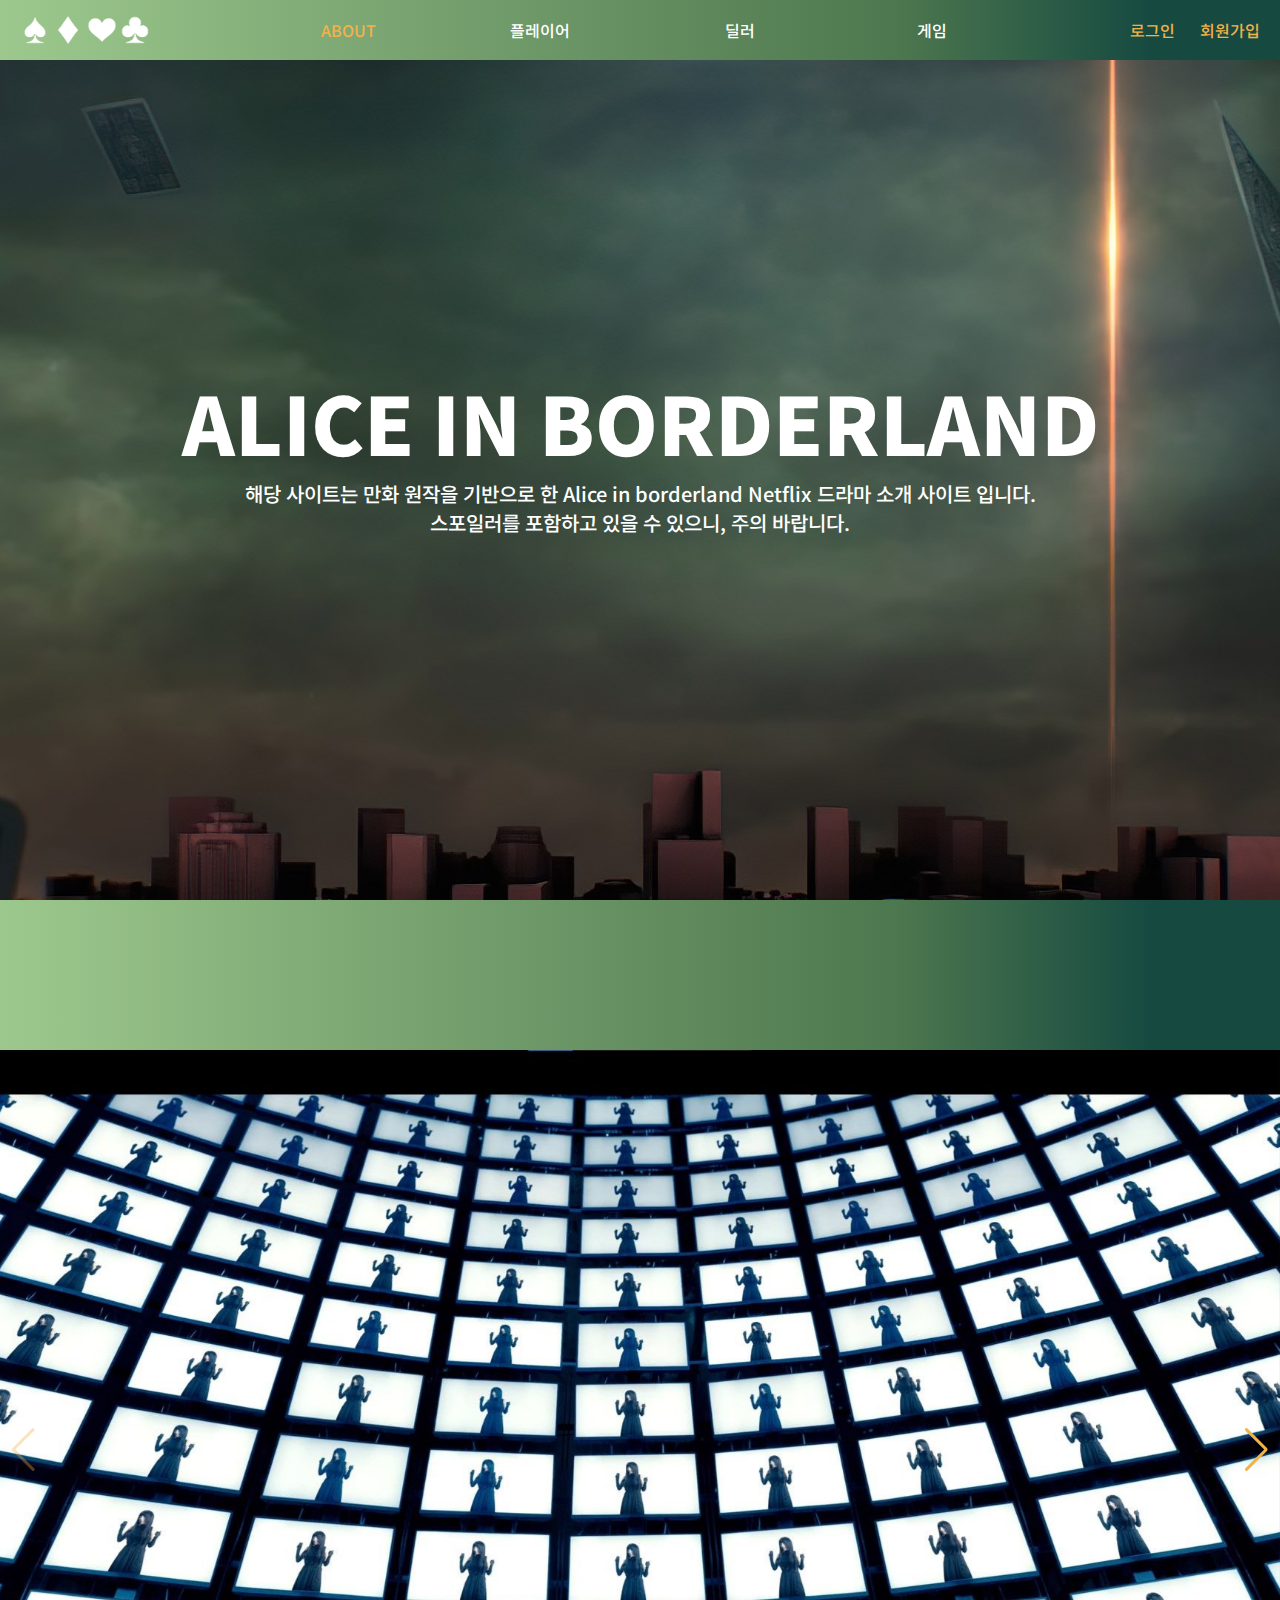
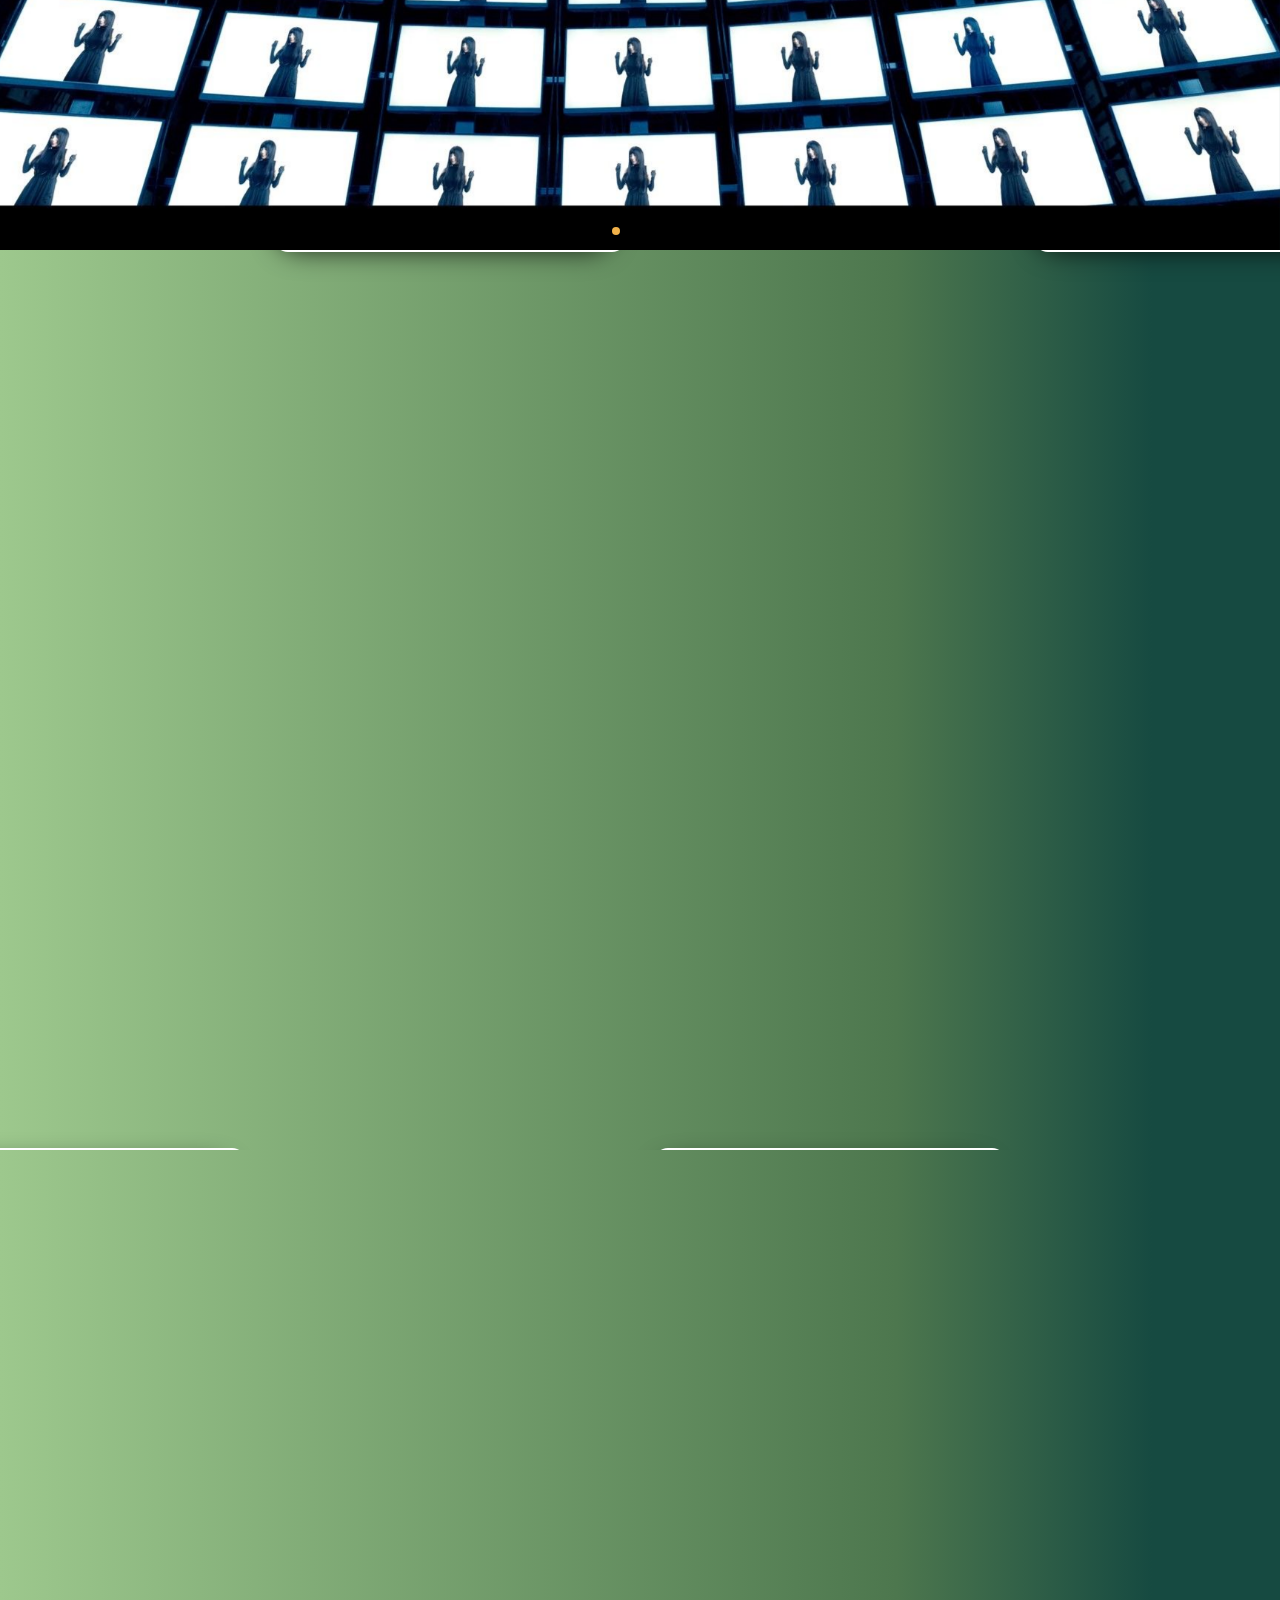
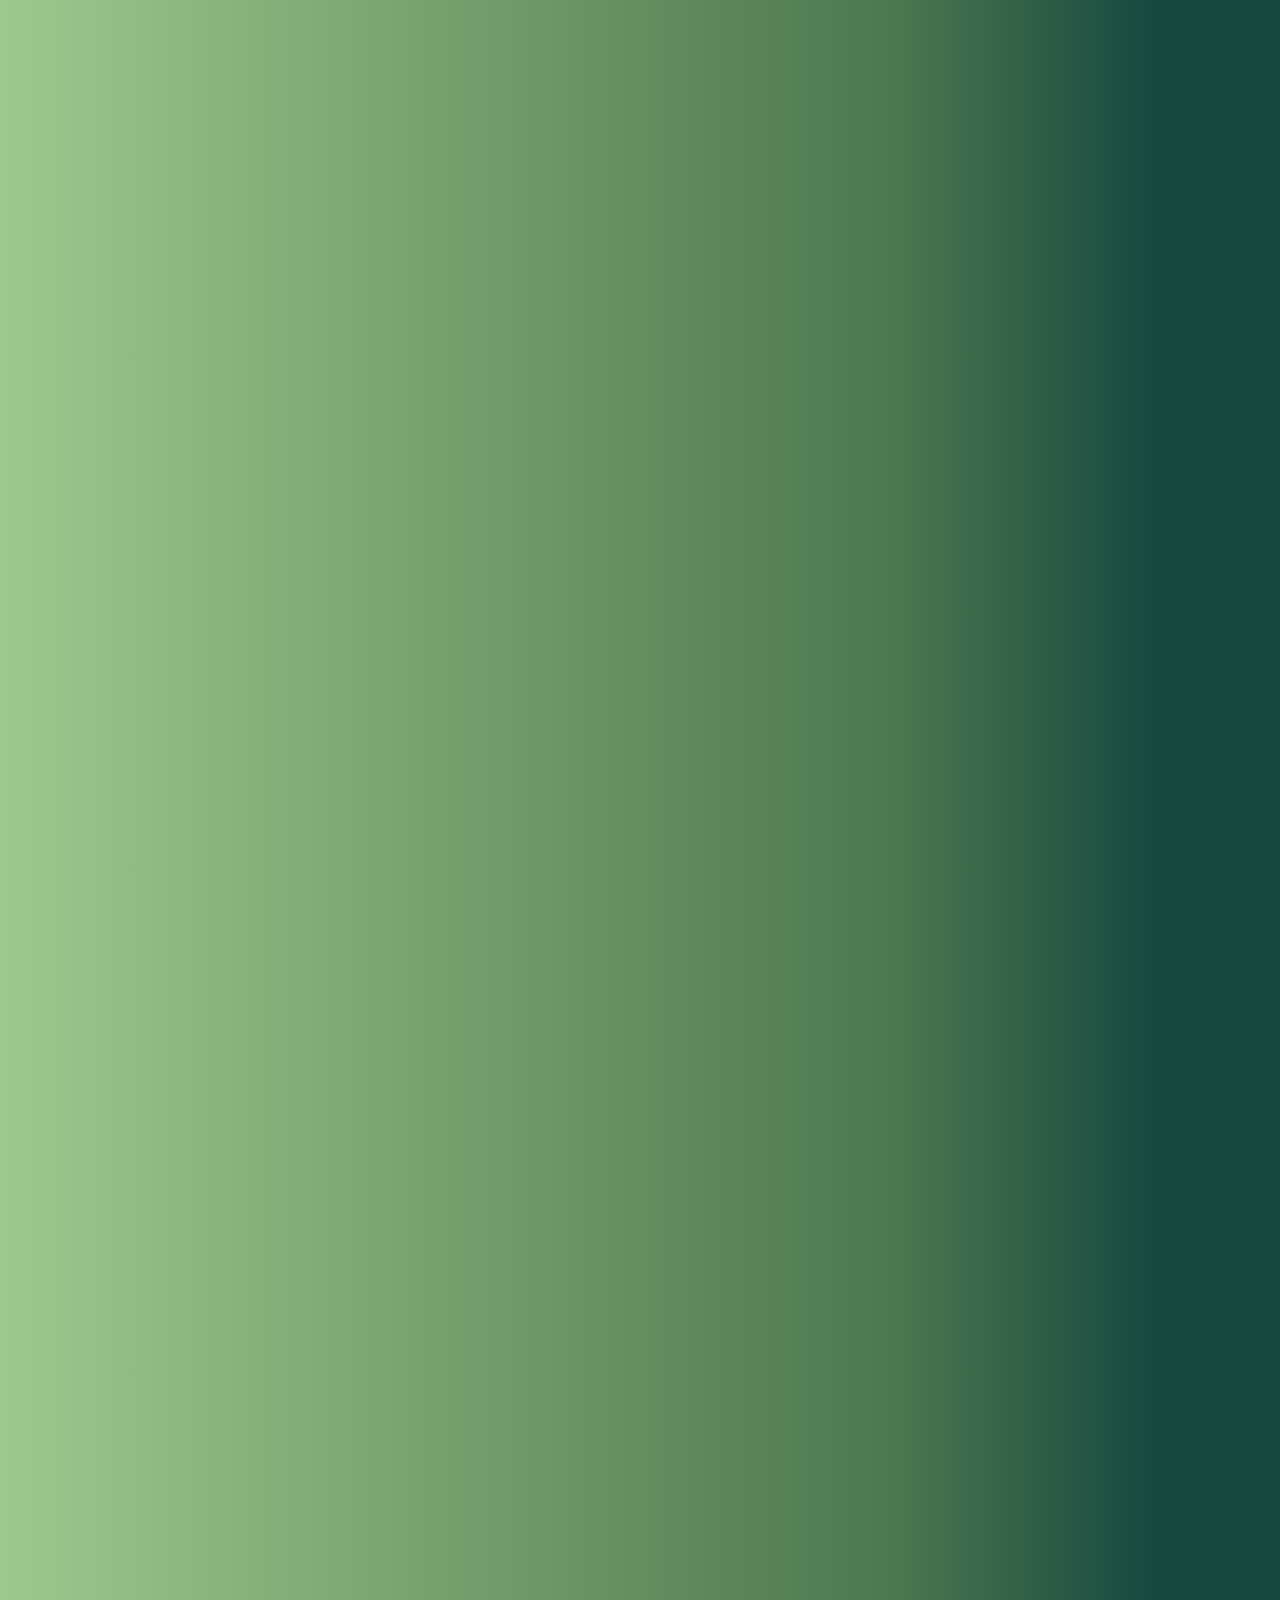
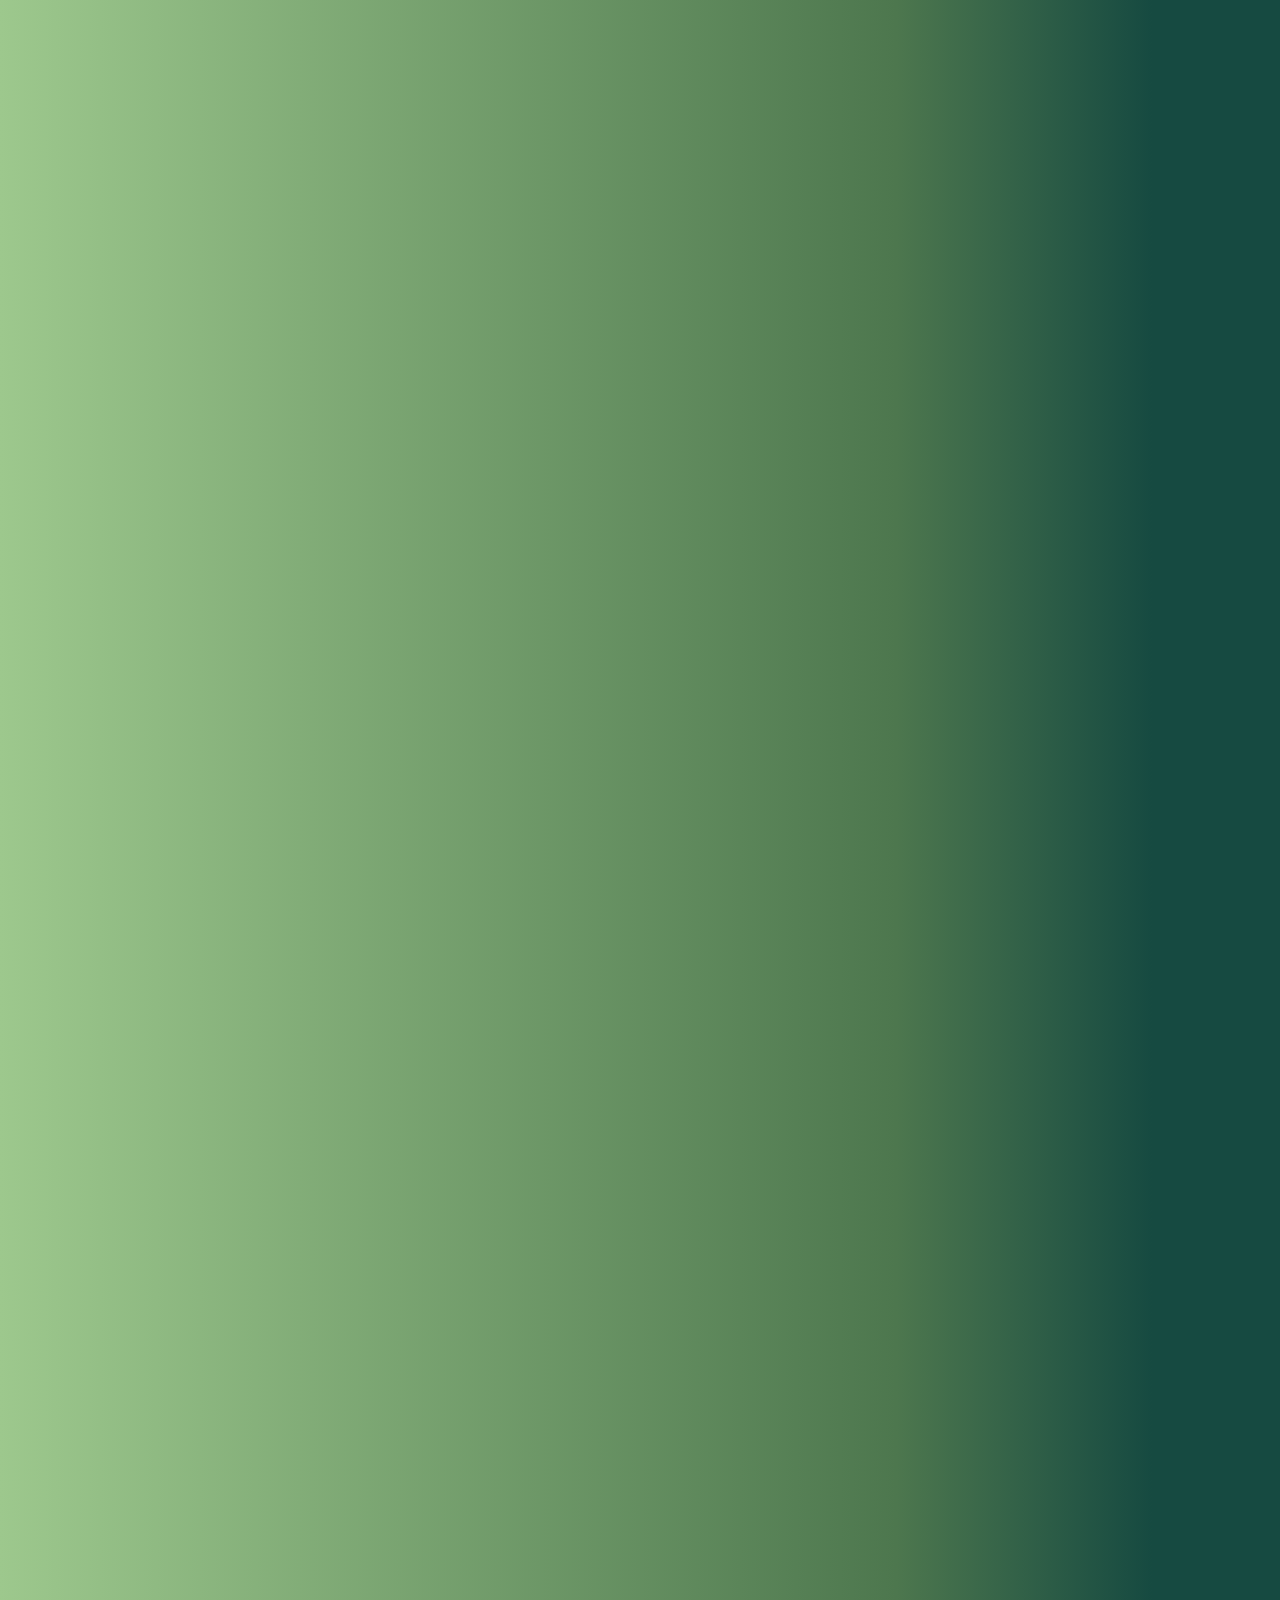
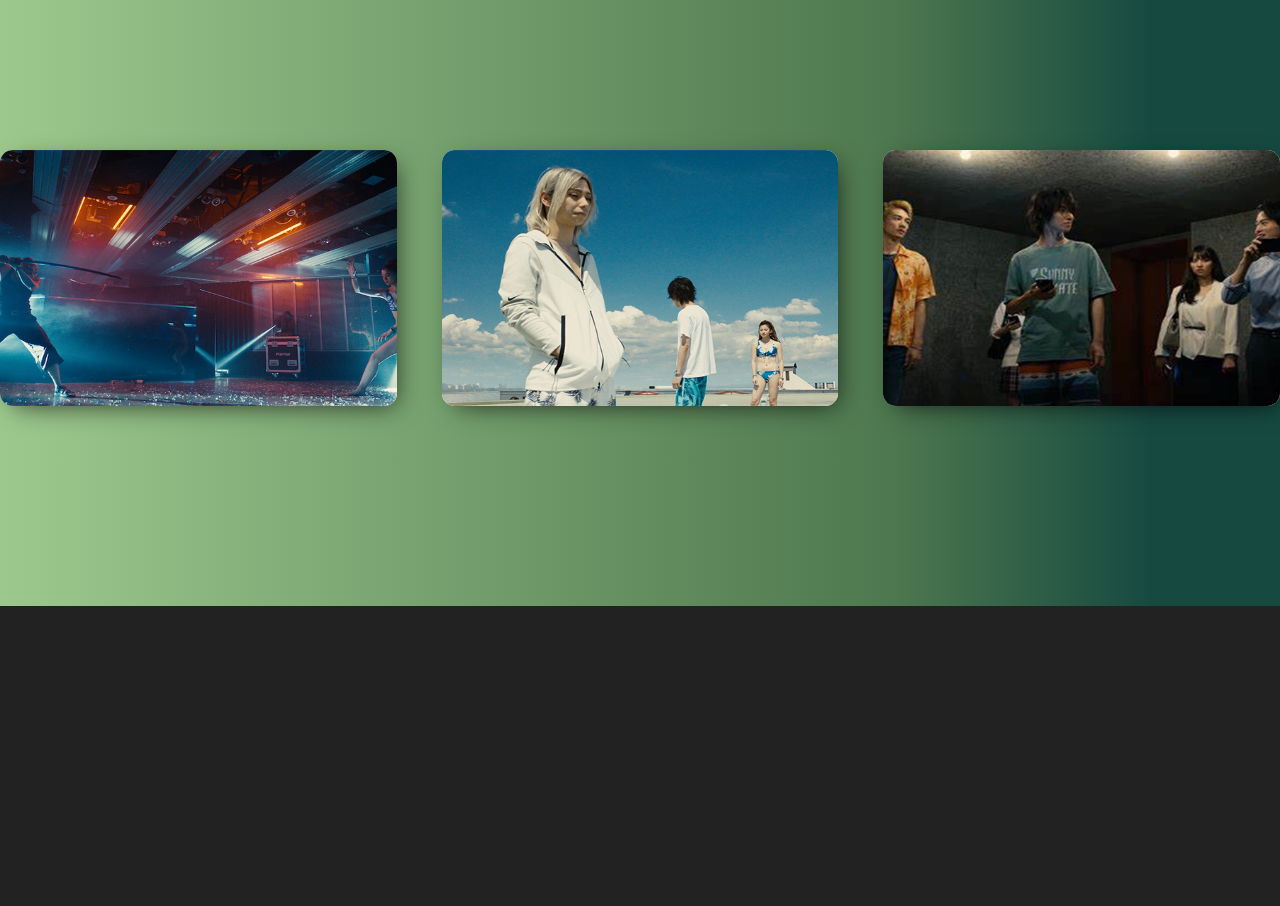
<file: index.html>
<!DOCTYPE html>
<html lang="en">

<head>
    <meta charset="UTF-8">
    <meta http-equiv="X-UA-Compatible" content="IE=edge">
    <meta name="viewport" content="width=device-width, initial-scale=1.0">
    <title>ALICE IN BORDERLAND</title>
    <link rel="stylesheet" href="./css/index.css">
    <link rel="stylesheet" href="./css/common.css">
    <link rel="stylesheet" href="./css/header.css">
    <link rel="preconnect" href="https://fonts.googleapis.com">
    <link rel="preconnect" href="https://fonts.gstatic.com" crossorigin>
    <script src="https://code.jquery.com/jquery-1.12.4.js"></script>
    <link href="https://fonts.googleapis.com/css2?family=Noto+Sans+KR:wght@100;300;400;500;700;900&display=swap"
        rel="stylesheet">
    <link rel="stylesheet" href="./css/swiper.css">
    <script src="./js/header.js"></script>
    <link rel="icon" type="image/png" href="./img/alice_favicon.png" />
    <script src="https://cdn.jsdelivr.net/npm/swiper/swiper-bundle.min.js"></script>
    <script>
        let ua = navigator.userAgent.toLowerCase();
        let sp = ["android", "ipad", "iphone"];
        for (let i = 0; i < sp.length; i++) {
            if (ua.match(sp[i])) {
                location.replace("./m.index.html");
                // location.href("./m.index.html");
            }
        }
    </script>
</head>

<body>
    <div class="header_section"></div>
    <div class="landing_section">
        <div class="landing_txt_box">
            <div class="landing_title">ALICE IN BORDERLAND</div>
            <div class="landing_desc">
                <div>해당 사이트는 만화 원작을 기반으로 한 Alice in borderland Netflix 드라마 소개 사이트 입니다.
                </div>
                <div>스포일러를 포함하고 있을 수 있으니, 주의 바랍니다.</div>
            </div>
        </div>
    </div>
    <div class="banner_section">
        <div class="main_banner swiper mySwiper">
            <div class="swiper mySwiper swipper-container">
                <div class="swiper-wrapper">
                    <div class="swiper-slide"></div>
                    <div class="swiper-slide"></div>
                    <div class="swiper-slide"></div>
                    <div class="swiper-slide"></div>
                </div>
                <div class="swiper-button-next"></div>
                <div class="swiper-button-prev"></div>
                <div class="swiper-pagination"></div>
            </div>
        </div>
    </div>
    <div class="card_section">
        <div class="sticky">
            <div class="card">
                <div class="front">
                    <div class="top_symbol"><img src="./img/spade_s.png" alt="spade"></div>
                    <div class="symbol_name">스페이드</div>
                    <div class="symbol_name">SPADES</div>
                    <div class="symbol_icon"><img src="./img/s_spade.png" alt="spade"></div>
                    <div class="symbol_desc">신체적 지구력, 힘, 민첩성 게임</div>
                    <div class="bot_symbol"><img src="./img/spade_s.png" alt="spade"></div>
                </div>
                <div class="back"><img src="./img/spade.png" alt="spade"></div>
            </div>
            <div class="card">
                <div class="front">
                    <div class="top_symbol"><img src="./img/diamond_s.png" alt="diamond"></div>
                    <div class="symbol_name">다이아몬드</div>
                    <div class="symbol_name">DIAMONDS</div>
                    <div class="symbol_icon"><img src="./img/s_diamond.png" alt="diamond"></div>
                    <div class="symbol_desc">지능, 전략 및 재치의 게임</div>
                    <div class="bot_symbol"><img src="./img/diamond_s.png" alt="diamond"></div>
                </div>
                <div class="back"><img src="./img/diamond.png" alt="diamond"></div>
            </div>
            <div class="card">
                <div class="front">
                    <div class="top_symbol"><img src="./img/heart_s.png" alt="heart"></div>
                    <div class="symbol_name">하트</div>
                    <div class="symbol_name">HEARTS</div>
                    <div class="symbol_icon"><img src="./img/s_heart.png" alt="heart"></div>
                    <div class="symbol_desc">심리학, 신뢰 및 배신의 게임</div>
                    <div class="bot_symbol"><img src="./img/heart_s.png" alt="heart"></div>
                </div>
                <div class="back"><img src="./img/heart.png" alt="heart"></div>
            </div>
            <div class="card">
                <div class="front">
                    <div class="top_symbol"><img src="./img/club_s.png" alt="club"></div>
                    <div class="symbol_name">클럽</div>
                    <div class="symbol_name">CLUBS</div>
                    <div class="symbol_icon"><img src="./img/s_club.png" alt="club"></div>
                    <div class="symbol_desc"> 세가지 개념 모두와 팀워크 요소의 <br>균형을 맞추는 게임</div>
                    <div class="bot_symbol"><img src="./img/club_s.png" alt="club"></div>
                </div>
                <div class="back"><img src="./img/club.png" alt="club"></div>
            </div>
        </div>
    </div>
    <div class="photo_section">
        <div class="photo_box">
            <div class="photo"></div>
            <div class="photo"></div>
            <div class="photo"></div>
        </div>
    </div>
    <div class="footer_section"></div>

    <script src="./js/index.js"></script>

</body>

</html>
</file>
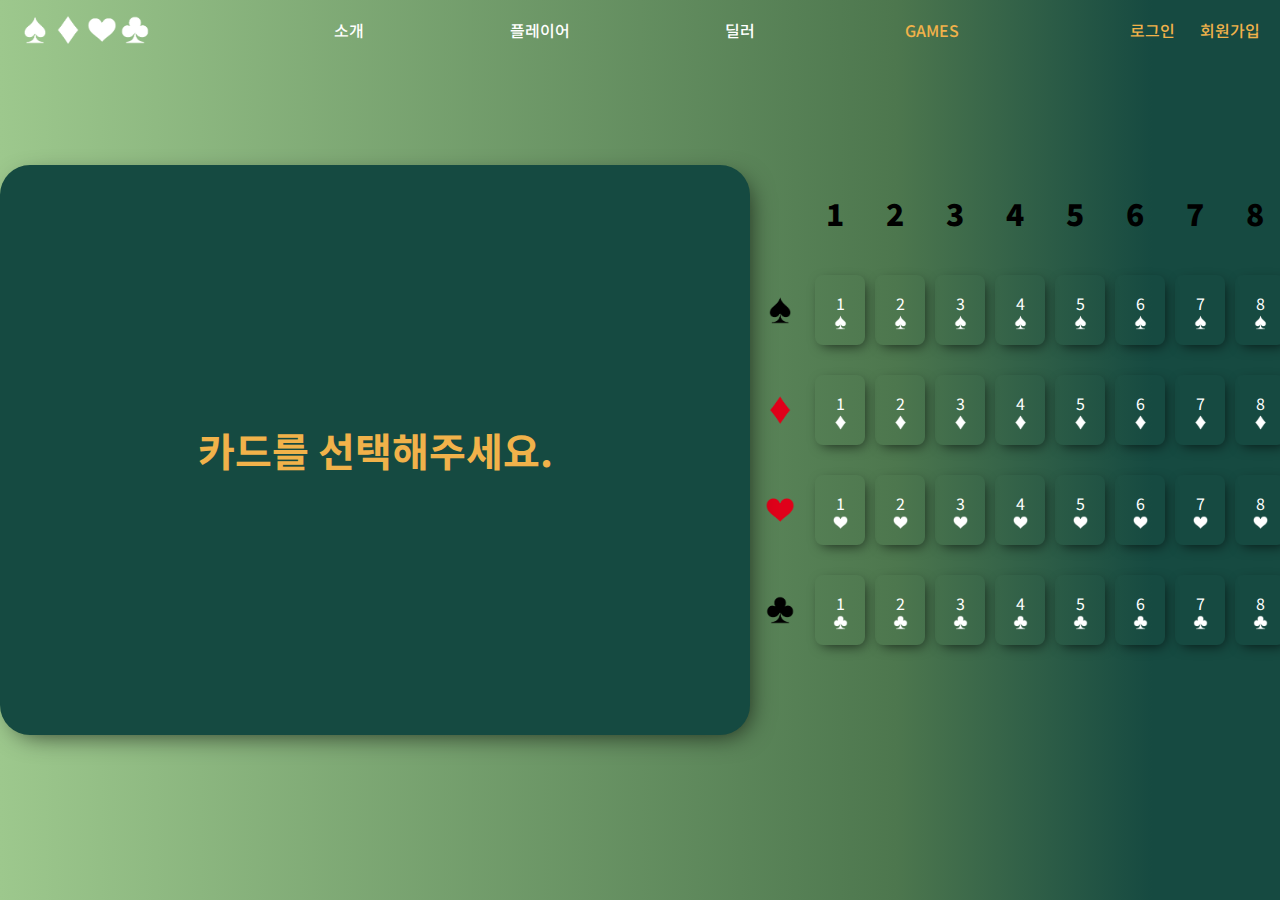
<file: game.html>
<!DOCTYPE html>
<html lang="en">

<head>
    <meta charset="UTF-8">
    <meta http-equiv="X-UA-Compatible" content="IE=edge">
    <meta name="viewport" content="width=device-width, initial-scale=1.0">
    <title>Document</title>
    <link rel="stylesheet" href="./css/game.css">
    <link rel="stylesheet" href="./css/common.css">
    <link rel="stylesheet" href="./css/header.css">
    <link rel="preconnect" href="https://fonts.googleapis.com">
    <link rel="preconnect" href="https://fonts.gstatic.com" crossorigin>
    <script src="https://code.jquery.com/jquery-1.12.4.js"></script>
    <link href="https://fonts.googleapis.com/css2?family=Noto+Sans+KR:wght@100;300;400;500;700;900&display=swap"
        rel="stylesheet">
    <link rel="icon" type="image/png" href="./img/alice_favicon.png" />
</head>

<body>
    <div class="header_section"></div>
    <!-- <div class="spade_section">
        <div class="info"></div>
        <div class="card_slide"></div>
    </div>
    <div class="diamond_section"></div>
    <div class="heart_section"></div>
    <div class="club_section"></div> -->
    <div class="game_section">
        <div class="selected_section">
            <div class="selected">
                <div class="card_error">카드를 선택해주세요.</div>
            </div>
        </div>
        <div class="cardlist_section">
            <div class="numbers">
                <div></div>
                <div>1</div>
                <div>2</div>
                <div>3</div>
                <div>4</div>
                <div>5</div>
                <div>6</div>
                <div>7</div>
                <div>8</div>
                <div>9</div>
                <div>10</div>
                <div>J</div>
                <div>Q</div>
                <div>K</div>
            </div>
            <div class="symbol_wrap">
                <div class="symbols">
                    <div><img src="./img/spade_s.png" alt=""></div>
                    <div><img src="./img/diamond_s.png" alt=""></div>
                    <div><img src="./img/heart_s.png" alt=""></div>
                    <div><img src="./img/club_s.png" alt=""></div>

                </div>
                <div class="cards_box">
                </div>
            </div>
        </div>
    </div>

    <script src="./js/header.js"></script>
    <script src="./js/game.js"></script>
    <script src="./js/card.js"></script>
    <script src="./js/people.js"></script>
</body>

</html>
</file>
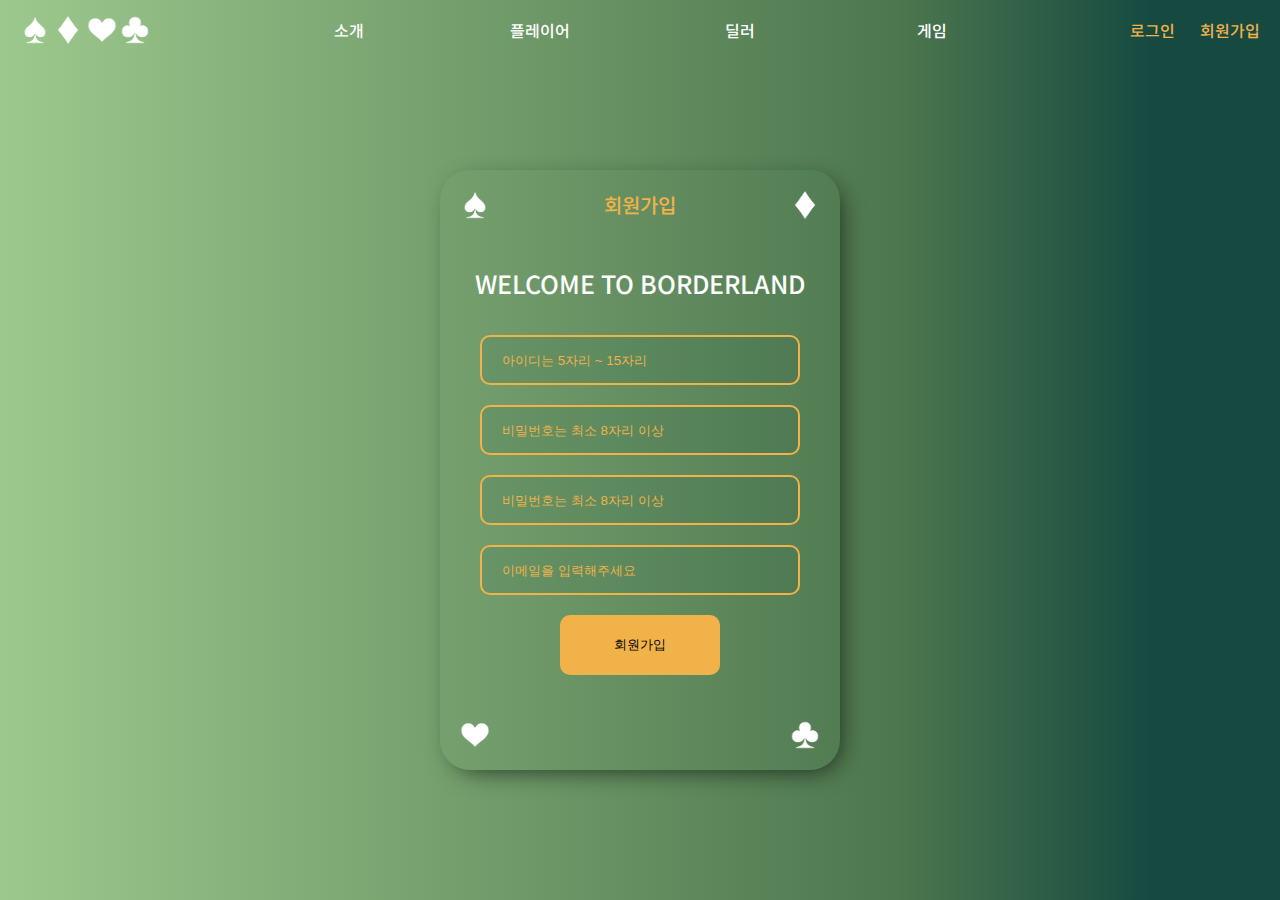
<file: join.html>
<!DOCTYPE html>
<html lang="en">

<head>
    <meta charset="UTF-8">
    <meta http-equiv="X-UA-Compatible" content="IE=edge">
    <meta name="viewport" content="width=device-width, initial-scale=1.0">
    <title>ALICE IN BORDERLAND</title>
    <link rel="stylesheet" href="./css/join.css">
    <link rel="stylesheet" href="./css/common.css">
    <link rel="stylesheet" href="./css/header.css">
    <link rel="preconnect" href="https://fonts.googleapis.com">
    <link rel="preconnect" href="https://fonts.gstatic.com" crossorigin>
    <script src="https://code.jquery.com/jquery-1.12.4.js"></script>
    <link href="https://fonts.googleapis.com/css2?family=Noto+Sans+KR:wght@100;300;400;500;700;900&display=swap"
        rel="stylesheet">
    <link rel="icon" type="image/png" href="./img/alice_favicon.png" />

</head>
<script>
    let ua = navigator.userAgent.toLowerCase();
    let sp = ["android", "ipad", "iphone"];
    for (let i = 0; i < sp.length; i++) {
        if (ua.match(sp[i])) {
            location.replace("./m.index.html");
            // location.href("./m.index.html");
        }
    }
</script>

<body>
    <div class="header_section">
    </div>
    <div class="login_section">
        <div class="login_box">
            <div class="t_l"><img src="./img/spade_w.png" alt=""></div>
            <div class="t_r"><img src="./img/diamond_w.png" alt=""></div>
            <div class="b_l"><img src="./img/heart_w.png" alt=""></div>
            <div class="b_r"><img src="./img/club_w.png" alt=""></div>
            <div class="title">회원가입</div>
            <div class="input_box">
                <div class="greet">WELCOME TO BORDERLAND</div>

                <input type="text" placeholder="아이디는 5자리 ~ 15자리" id="id">
                <div class="error_msg"></div>
                <input type="password" placeholder="비밀번호는 최소 8자리 이상" id="pw">
                <div class="error_msg"></div>
                <input type="password" placeholder="비밀번호는 최소 8자리 이상" id="pw_chk">
                <div class="error_msg"></div>
                <input type="email" placeholder="이메일을 입력해주세요" id="email">
                <div class="error_msg"></div>
                <button id="join_btn">회원가입</button>
            </div>


        </div>
    </div>



    <script src="./js/header.js"></script>
    <script src="./js/join.js"></script>
</body>

</html>
</file>
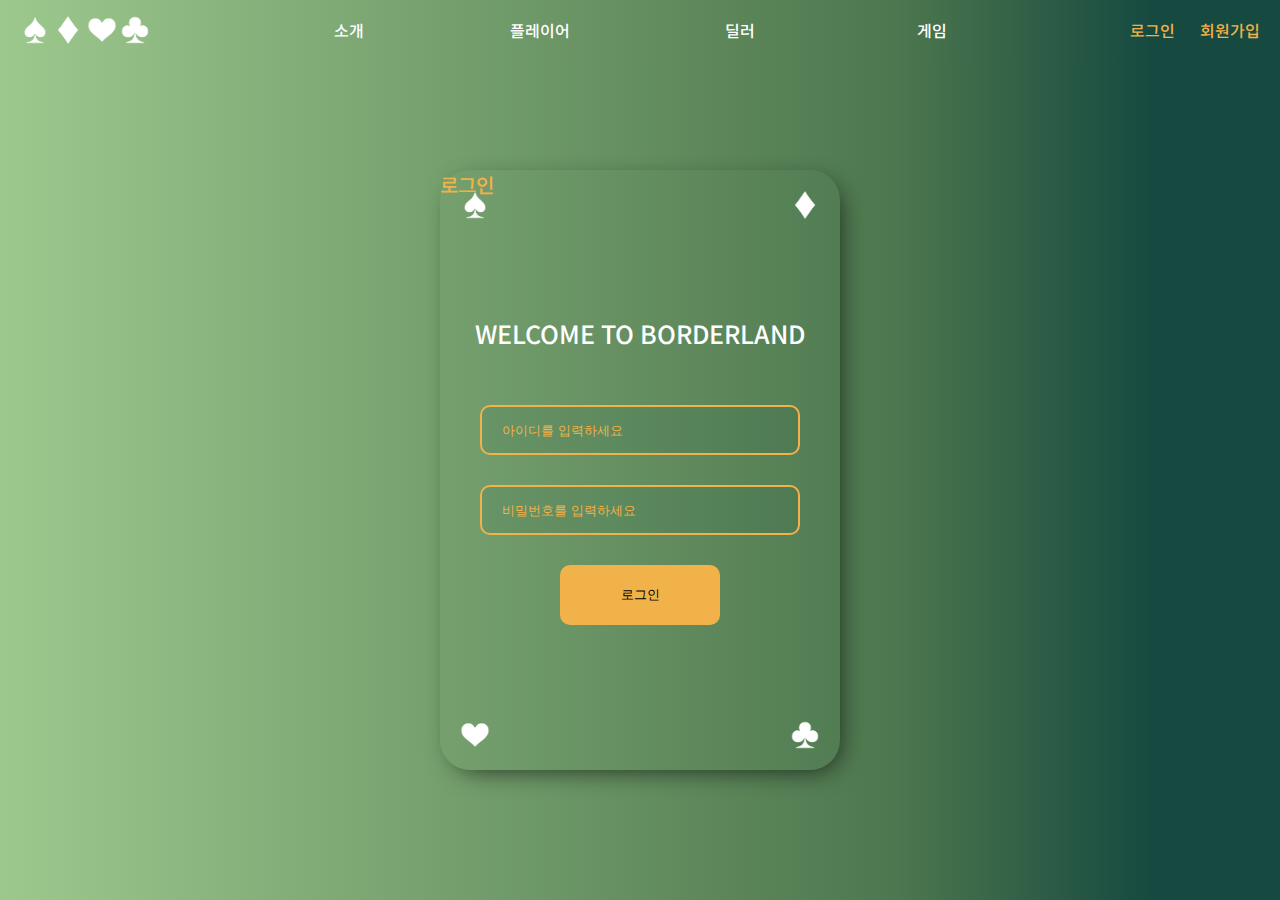
<file: login.html>
<!DOCTYPE html>
<html lang="en">

<head>
    <meta charset="UTF-8">
    <meta http-equiv="X-UA-Compatible" content="IE=edge">
    <meta name="viewport" content="width=device-width, initial-scale=1.0">
    <title>ALICE IN BORDERLAND</title>
    <link rel="stylesheet" href="./css/login.css">
    <link rel="stylesheet" href="./css/common.css">
    <link rel="stylesheet" href="./css/header.css">
    <link rel="preconnect" href="https://fonts.googleapis.com">
    <link rel="preconnect" href="https://fonts.gstatic.com" crossorigin>
    <script src="https://code.jquery.com/jquery-1.12.4.js"></script>
    <link href="https://fonts.googleapis.com/css2?family=Noto+Sans+KR:wght@100;300;400;500;700;900&display=swap"
        rel="stylesheet">
    <link rel="icon" type="image/png" href="./img/alice_favicon.png" />


</head>

<body>
    <div class="header_section">
    </div>
    <div class="login_section">
        <div class="login_box">
            <div class="t_l"><img src="./img/spade_w.png" alt=""></div>
            <div class="t_r"><img src="./img/diamond_w.png" alt=""></div>
            <div class="b_l"><img src="./img/heart_w.png" alt=""></div>
            <div class="b_r"><img src="./img/club_w.png" alt=""></div>
            <div class="title">로그인</div>
            <div class="input_box">
                <div class="greet">WELCOME TO BORDERLAND</div>

                <input type="text" placeholder="아이디를 입력하세요" id="id">
                <!-- <div class="error_msg"></div> -->
                <input type="password" placeholder="비밀번호를 입력하세요" id="pw">
                <!-- <div class="error_msg"></div> -->
                <button id="login_btn">로그인</button>
            </div>


        </div>
    </div>



    <script src="./js/header.js"></script>
    <script src="./js/login.js"></script>
</body>

</html>
</file>
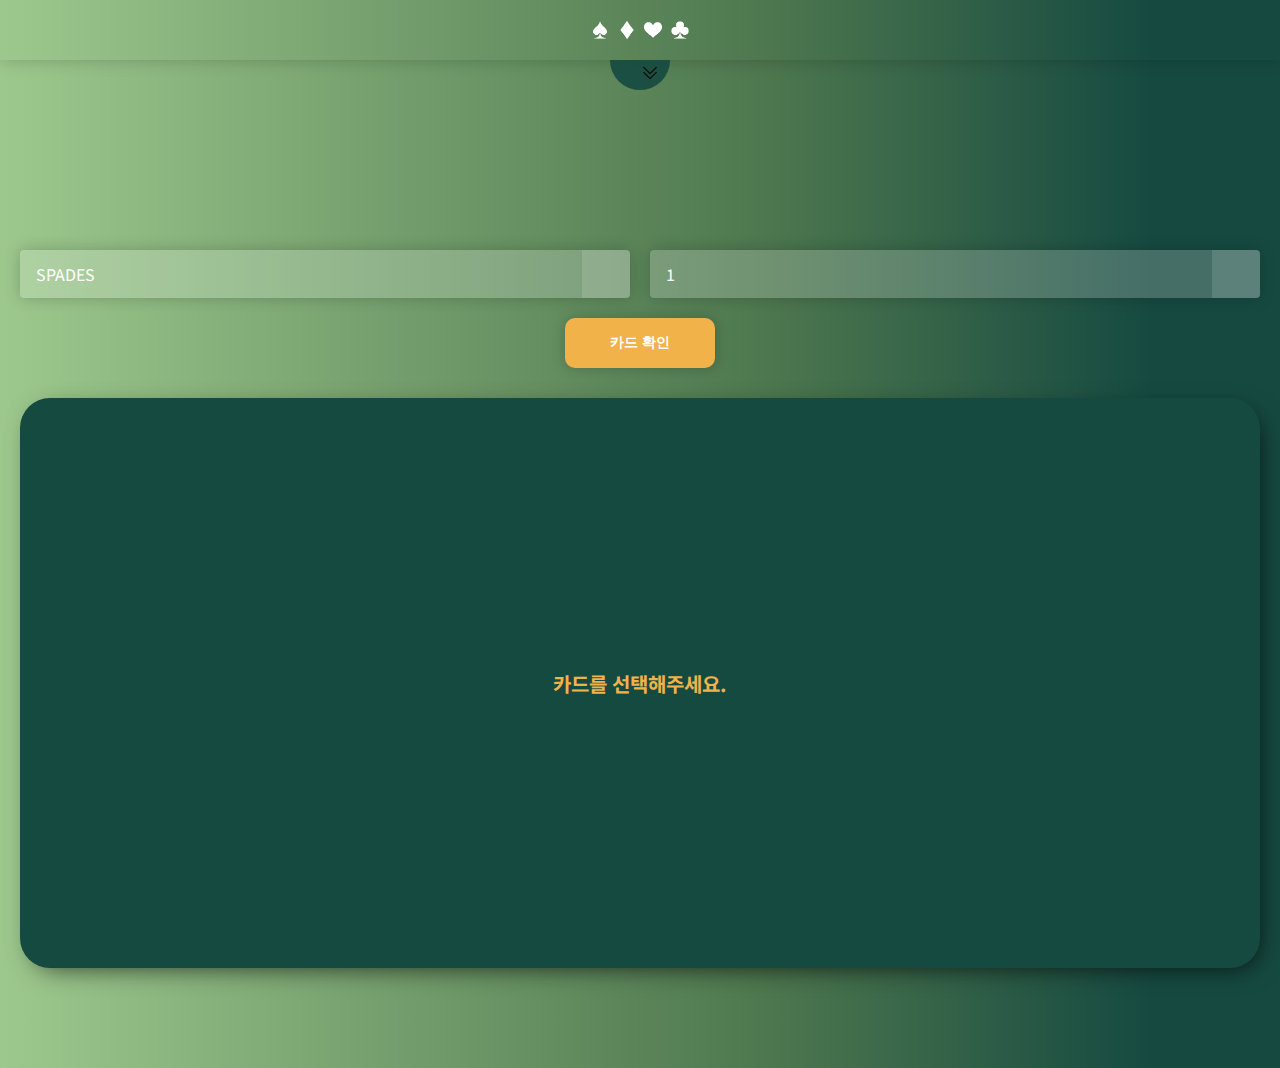
<file: m.game.html>
<!DOCTYPE html>
<html lang="en">

<head>
    <meta charset="UTF-8">
    <meta http-equiv="X-UA-Compatible" content="IE=edge">
    <meta name="viewport" content="width=device-width, initial-scale=1.0">
    <title>ALICE IN BORDERLAND</title>
    <link rel="stylesheet" href="./css/m.game.css">
    <link rel="stylesheet" href="./css/common.css">
    <link rel="stylesheet" href="./css/m.header.css">
    <link rel="preconnect" href="https://fonts.googleapis.com">
    <link rel="preconnect" href="https://fonts.gstatic.com" crossorigin>
    <script src="https://code.jquery.com/jquery-1.12.4.js"></script>
    <link href="https://fonts.googleapis.com/css2?family=Noto+Sans+KR:wght@100;300;400;500;700;900&display=swap"
        rel="stylesheet">
    <link rel="icon" type="image/png" href="./img/alice_favicon.png" />
</head>

<body>
    <div class="header_section">
        <a href="./m.index.html" class="a_box">
            <div class="logo_box"></div>
        </a>
    </div>
    <div class="menu_box"></div>
    <div class="game_section">
        <div class="card_select">
            <select name="shape" id="shapes">
                <option value="spade">SPADES</option>
                <option value="diamond">DIAMONDS</option>
                <option value="heart">HEARTS</option>
                <option value="club">CLUBS</option>
            </select>
            <select name="number" id="numbers">
                <option value="1">1</option>
                <option value="2">2</option>
                <option value="3">3</option>
                <option value="4">4</option>
                <option value="5">5</option>
                <option value="6">6</option>
                <option value="7">7</option>
                <option value="8">8</option>
                <option value="9">9</option>
                <option value="10">10</option>
                <option value="11">J</option>
                <option value="12">Q</option>
                <option value="13">K</option>
            </select>

            <button id="start">카드 확인</button>
        </div>
        <div class="selected_section">
            <div class="selected">
                <div class="card_error">카드를 선택해주세요.</div>
            </div>
        </div>


    </div>

    <script src="./js/m.header.js"></script>
    <script src="./js/m.game.js"></script>
    <script src="./js/card.js"></script>
    <script src="./js/people.js"></script>
</body>

</html>
</file>
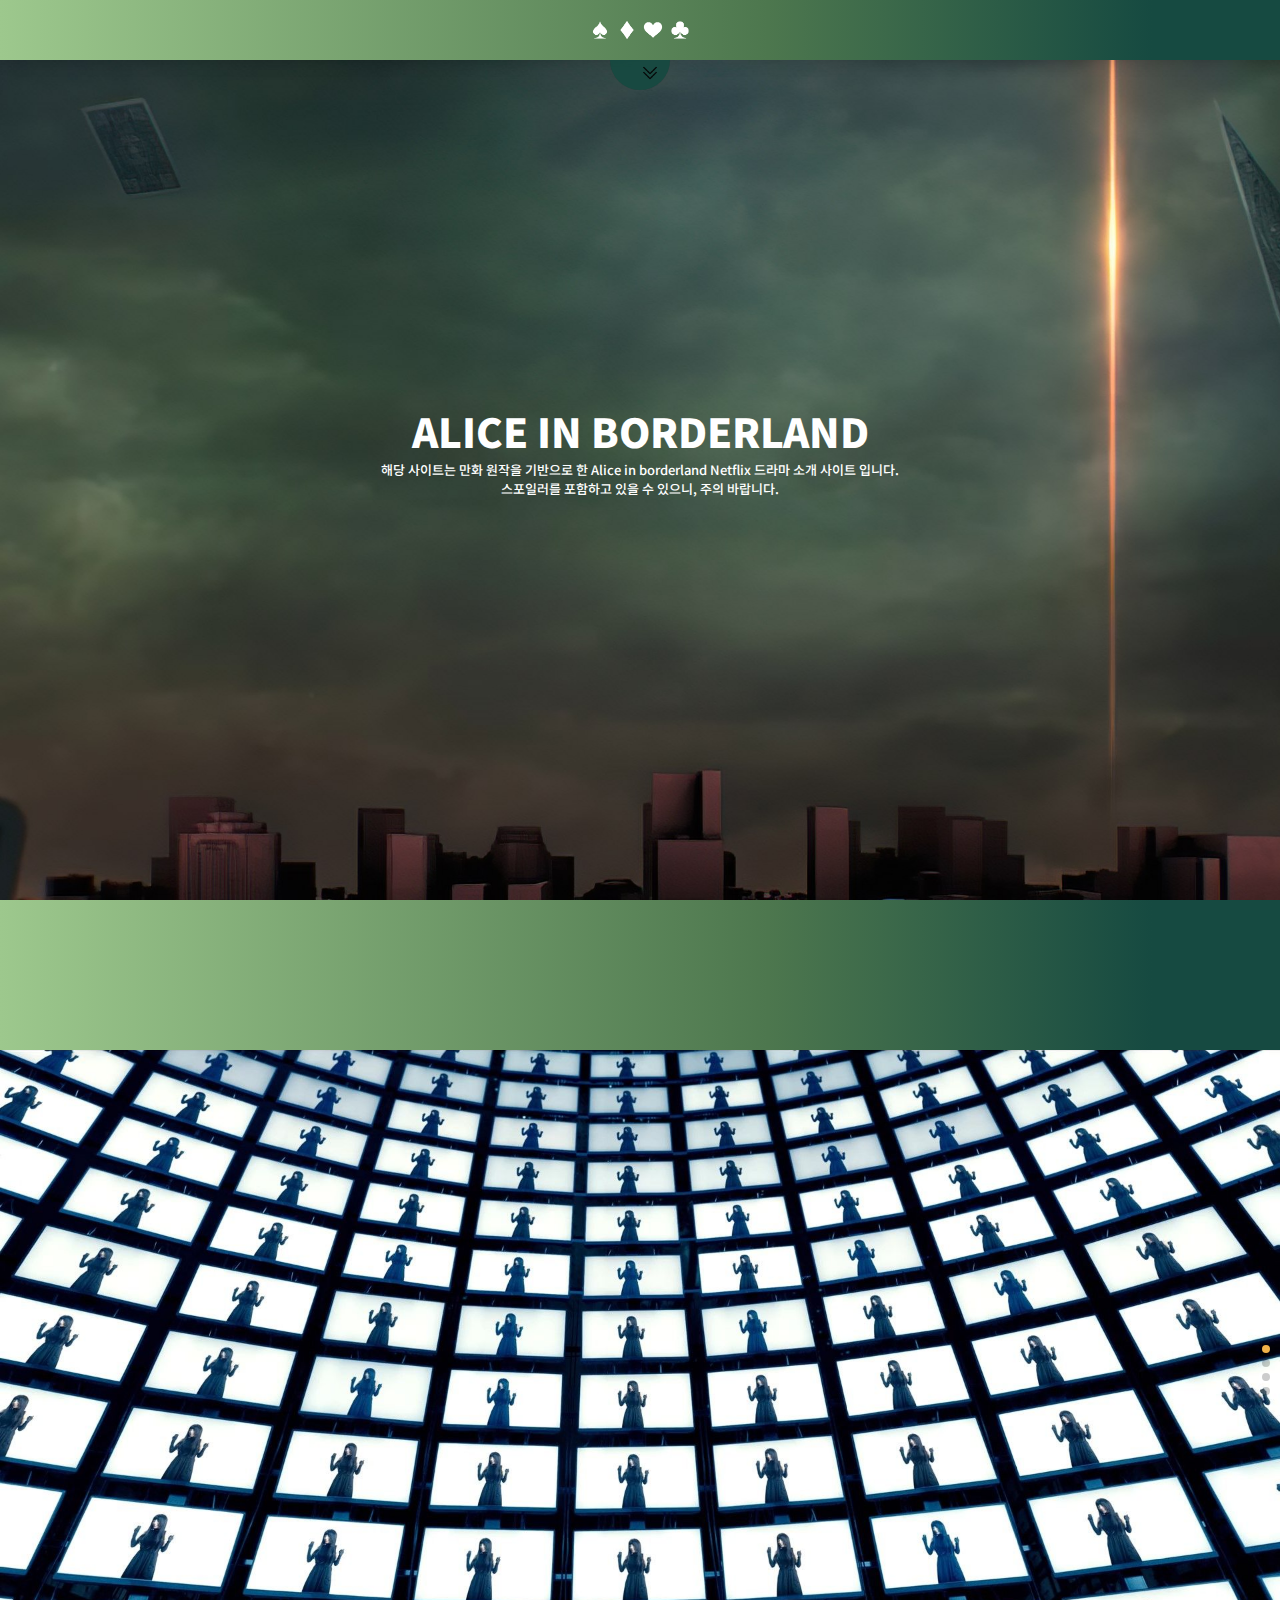
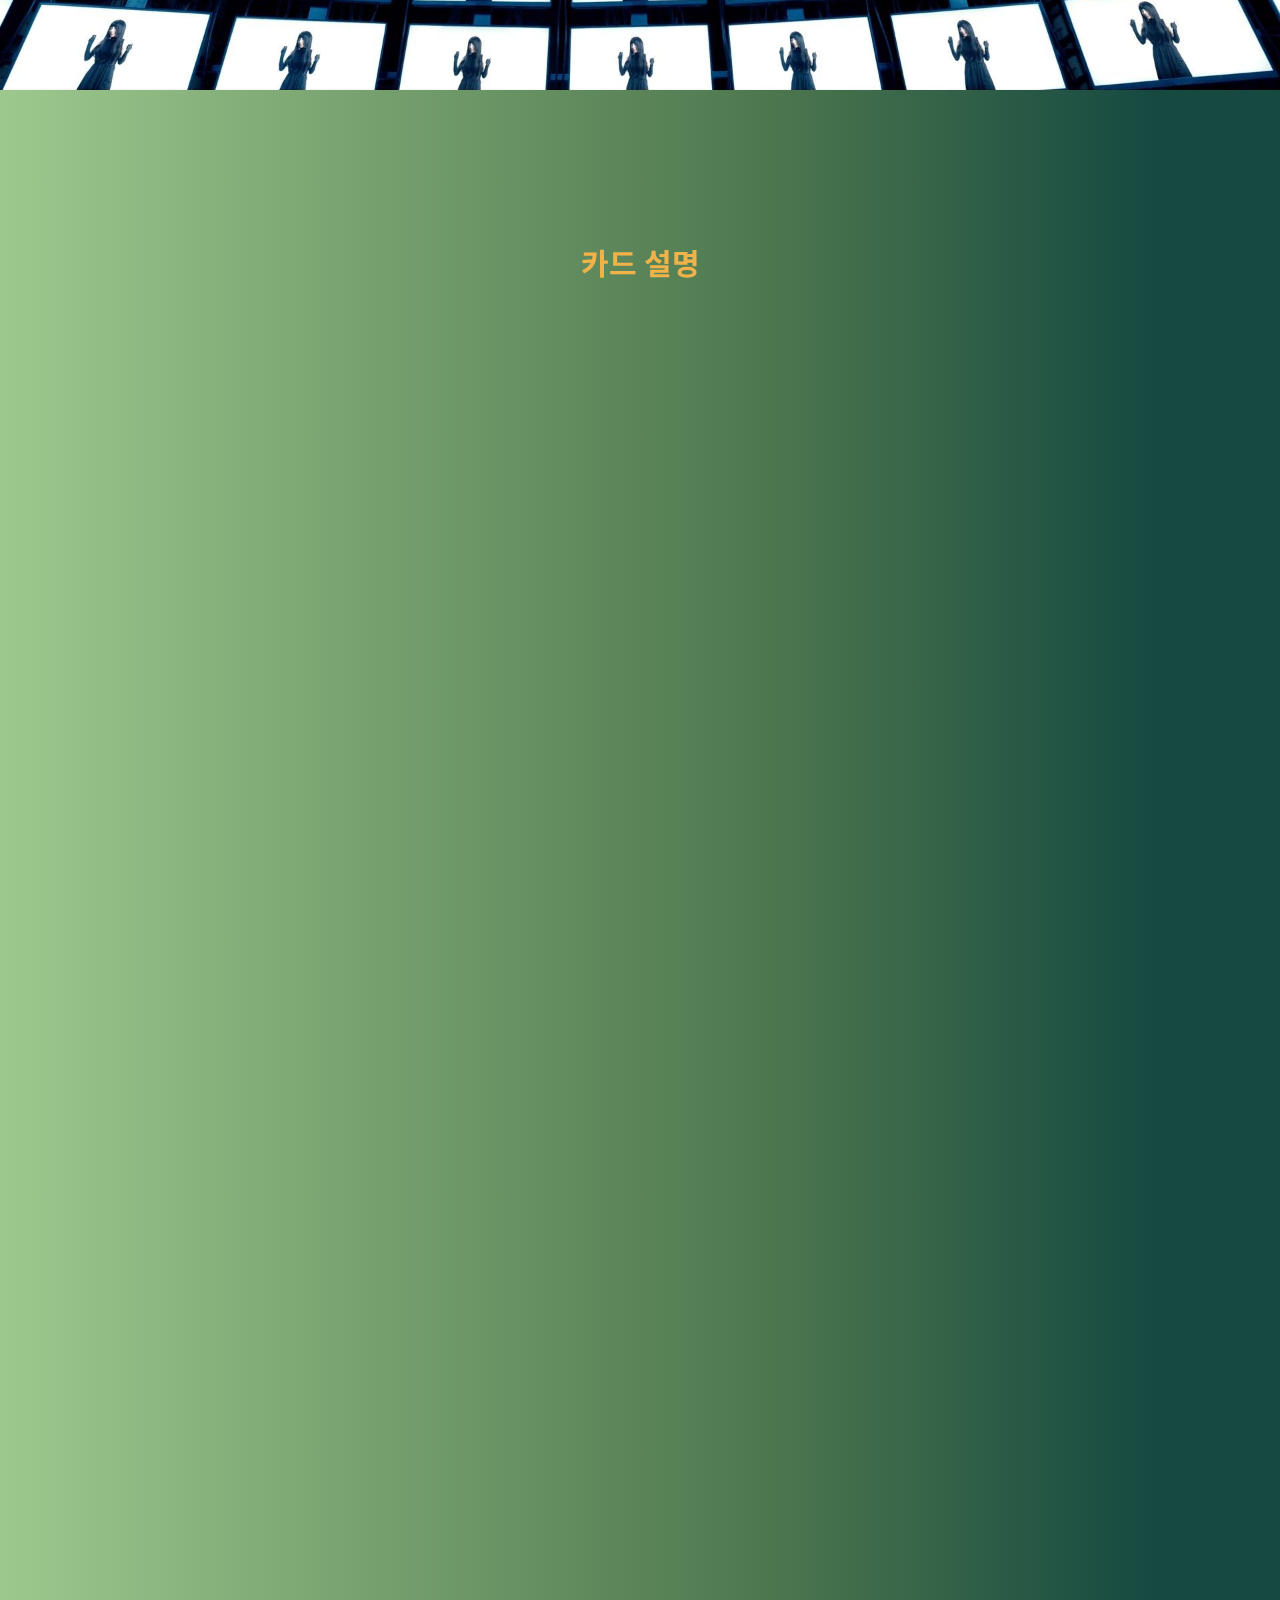
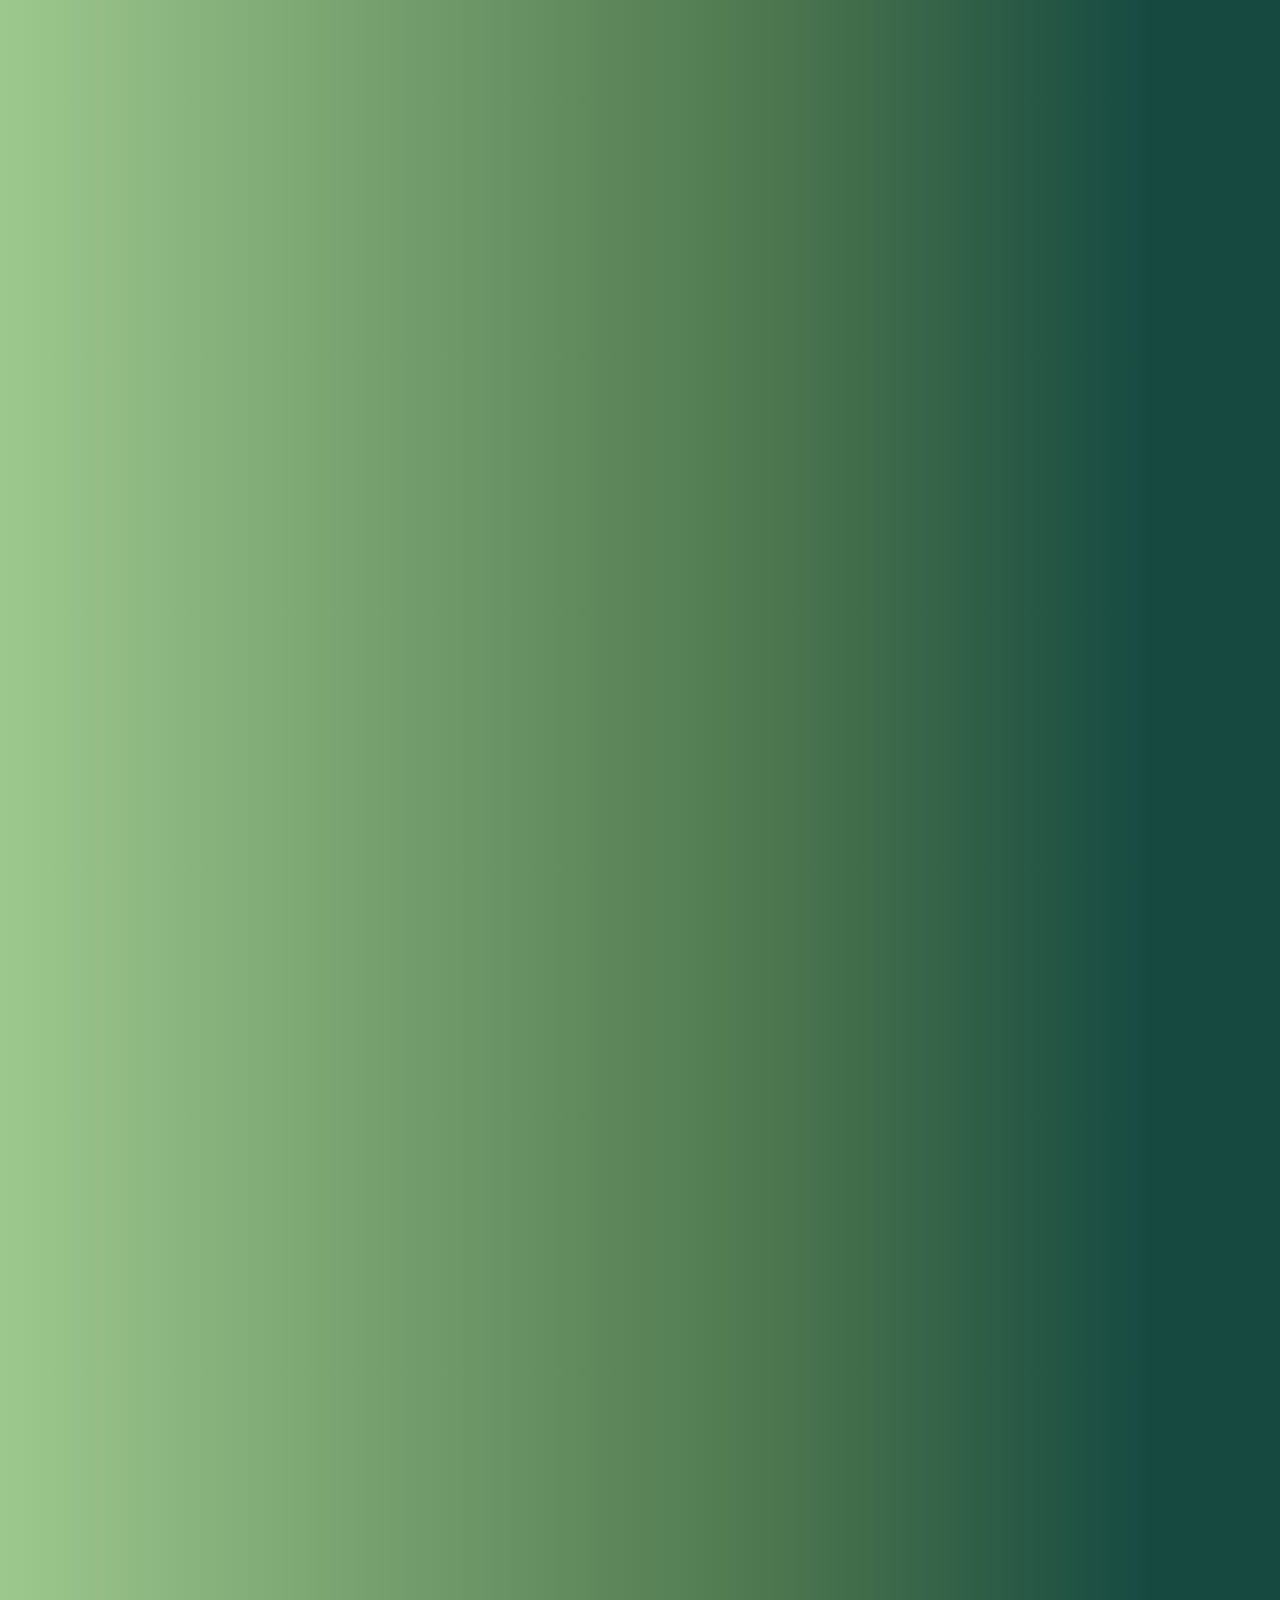
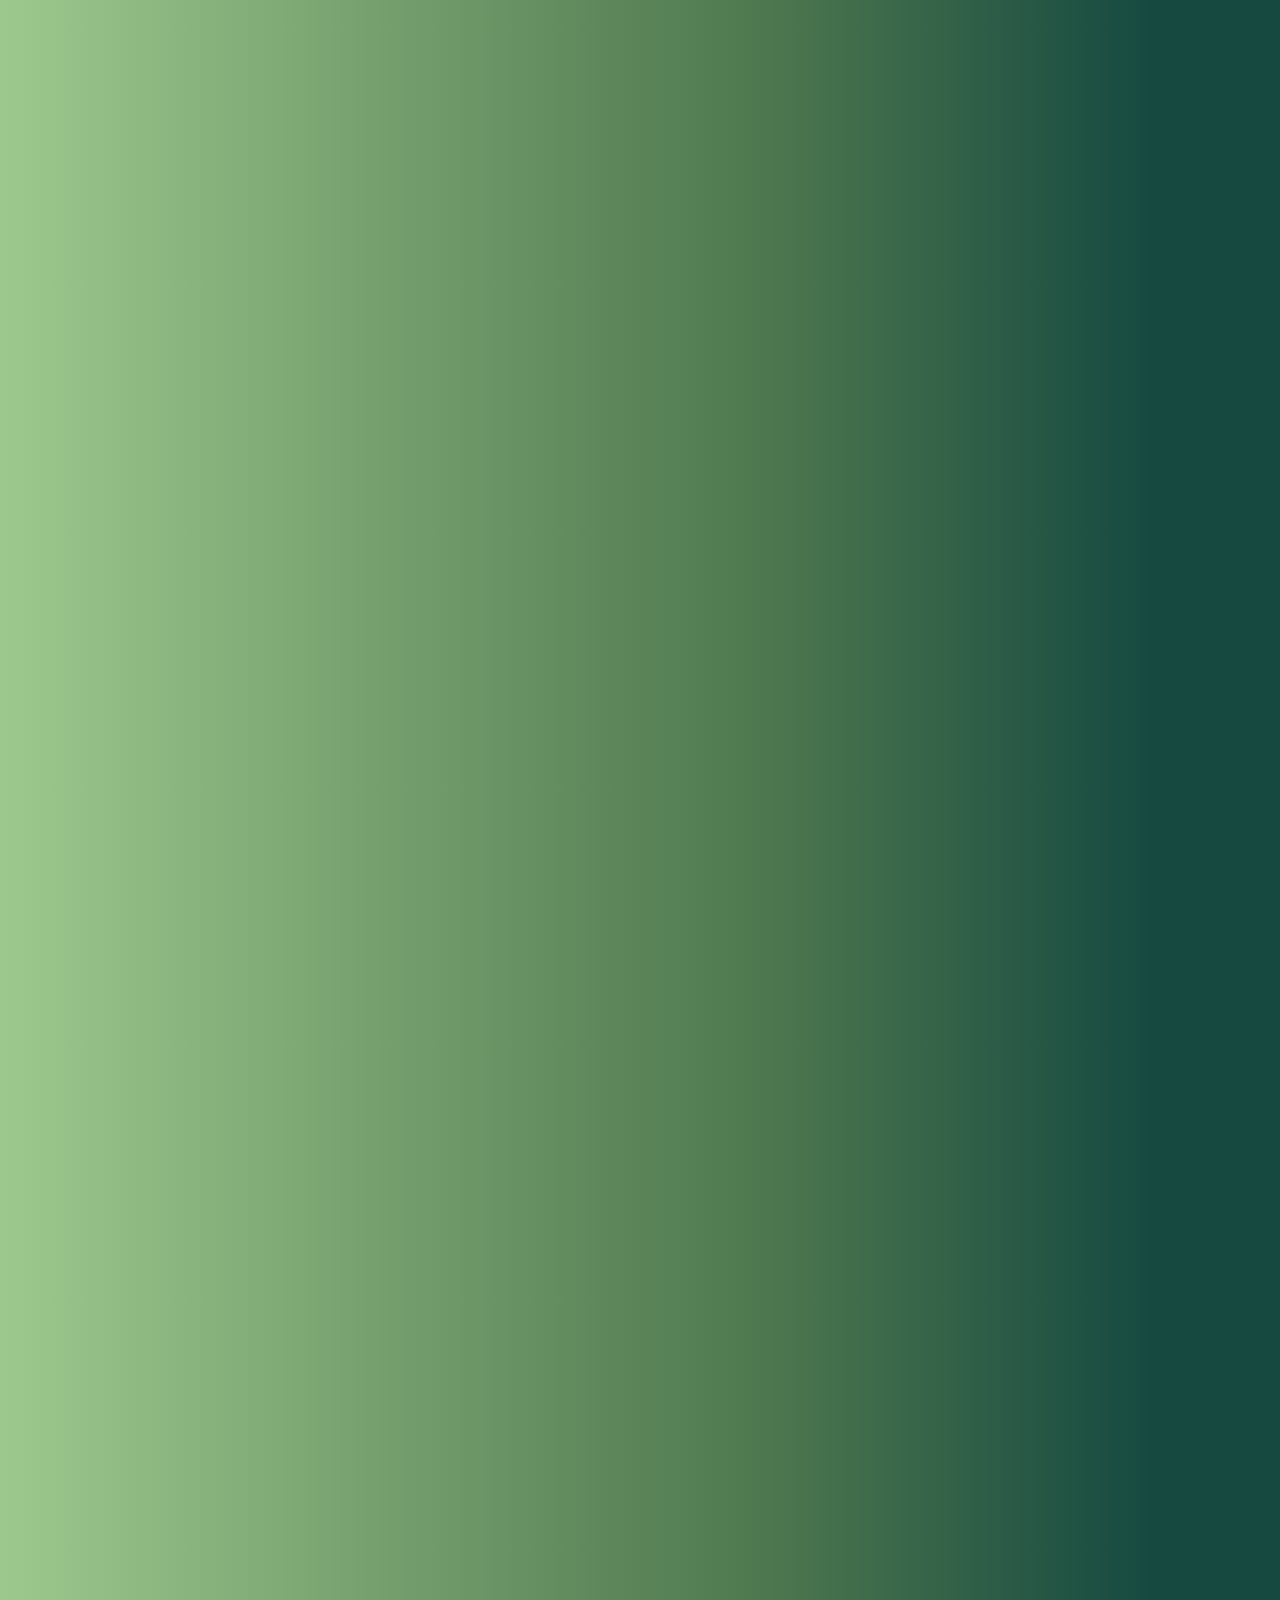
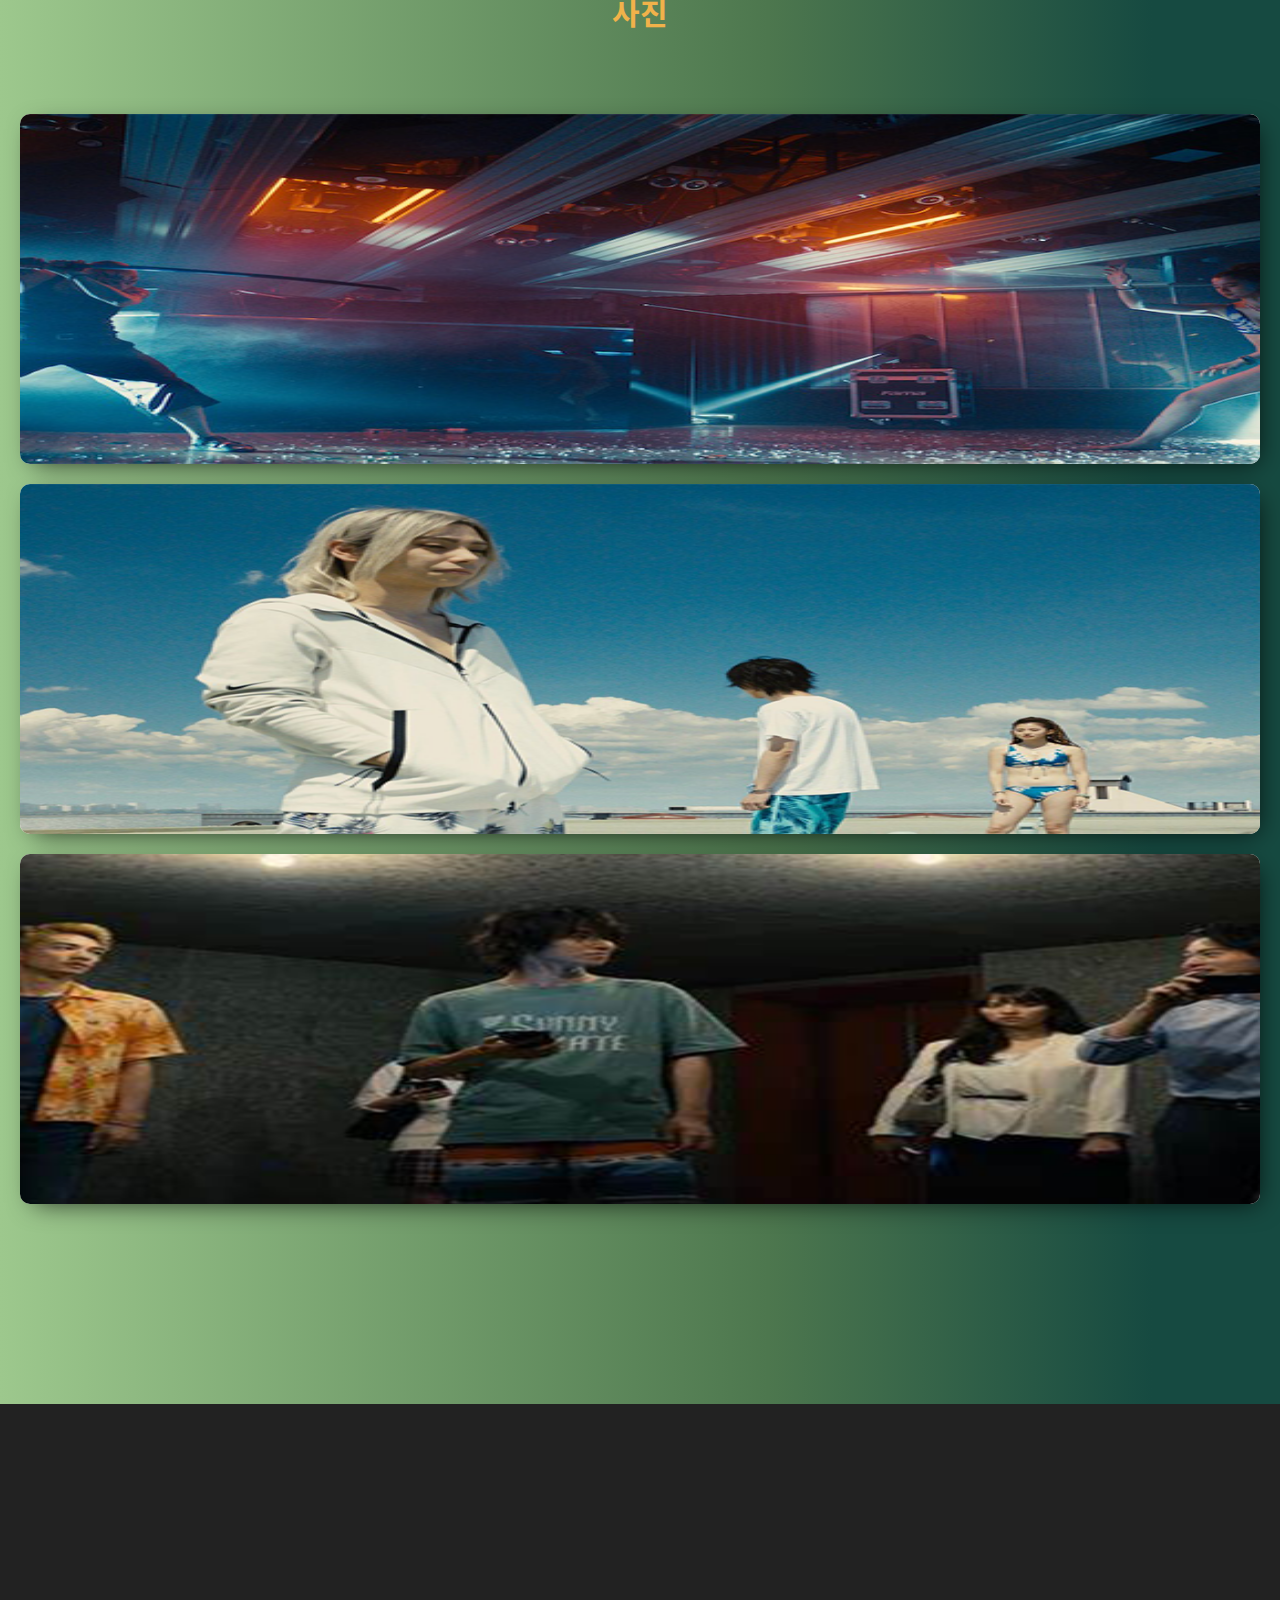
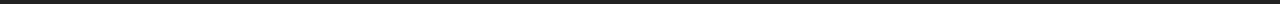
<file: m.index.html>
<!DOCTYPE html>
<html lang="en">

<head>
    <meta charset="UTF-8">
    <meta http-equiv="X-UA-Compatible" content="IE=edge">
    <meta name="viewport" content="width=device-width, initial-scale=1.0">
    <title>ALICE IN BORDERLAND</title>
    <link rel="stylesheet" href="./css/m.index.css">
    <link rel="stylesheet" href="./css/common.css">
    <link rel="stylesheet" href="./css/m.header.css">
    <link rel="preconnect" href="https://fonts.googleapis.com">
    <link rel="preconnect" href="https://fonts.gstatic.com" crossorigin>
    <script src="https://code.jquery.com/jquery-1.12.4.js"></script>
    <link href="https://fonts.googleapis.com/css2?family=Noto+Sans+KR:wght@100;300;400;500;700;900&display=swap"
        rel="stylesheet">
    <link rel="stylesheet" href="./css/swiper.css">
    <script src="./js/m.header.js"></script>
    <link rel="icon" type="image/png" href="./img/alice_favicon.png" />
    <!-- <script>
        let ua = navigator.userAgent.toLowerCase();
        let sp = ["android", "ipad", "iphone"];
        for (let i = 0; i < sp.length; i++) {
            if (ua.match(sp[i])) {
                location.replace("./index.html");
                // location.href("./m.index.html");
            }
        }
    </script> -->
</head>

<body>
    <div class="header_section">
        <a href="./m.index.html" class="a_box">
            <div class="logo_box"></div>
        </a>
    </div>
    <div class="menu_box"></div>
    <div class="landing_section">
        <div class="landing_txt_box">
            <div class="landing_title">ALICE IN BORDERLAND</div>
            <div class="landing_desc">
                <div>해당 사이트는 만화 원작을 기반으로 한 Alice in borderland Netflix 드라마 소개 사이트 입니다.
                </div>
                <div>스포일러를 포함하고 있을 수 있으니, 주의 바랍니다.</div>
            </div>
        </div>
    </div>
    <div class="banner_section">
        <div class="main_banner swiper mySwiper">
            <div class="swiper mySwiper swipper-container">
                <div class="swiper-wrapper">
                    <div class="swiper-slide"></div>
                    <div class="swiper-slide"></div>
                    <div class="swiper-slide"></div>
                    <div class="swiper-slide"></div>
                </div>
                <div class="swiper-button-next"></div>
                <div class="swiper-button-prev"></div>
                <div class="swiper-pagination"></div>
            </div>
        </div>
    </div>
    <div class="card_section">

        <div class="sticky">
            <div class="title">카드 설명</div>
            <div class="card">
                <div class="front">
                    <div class="top_symbol"><img src="./img/spade_s.png" alt=""></div>
                    <div class="symbol_name">스페이드</div>
                    <div class="symbol_name">SPADES</div>
                    <div class="symbol_icon"><img src="./img/s_spade.png" alt=""></div>
                    <div class="symbol_desc">신체적 지구력, 힘, 민첩성 게임</div>
                    <div class="bot_symbol"><img src="./img/spade_s.png" alt=""></div>
                </div>
                <div class="back"><img src="./img/spade.png" alt=""></div>
            </div>
            <div class="card">
                <div class="front">
                    <div class="top_symbol"><img src="./img/diamond_s.png" alt=""></div>
                    <div class="symbol_name">다이아몬드</div>
                    <div class="symbol_name">DIAMONDS</div>
                    <div class="symbol_icon"><img src="./img/s_diamond.png" alt=""></div>
                    <div class="symbol_desc">지능, 전략 및 재치의 게임</div>
                    <div class="bot_symbol"><img src="./img/diamond_s.png" alt=""></div>
                </div>
                <div class="back"><img src="./img/diamond.png" alt=""></div>
            </div>
            <div class="card">
                <div class="front">
                    <div class="top_symbol"><img src="./img/heart_s.png" alt=""></div>
                    <div class="symbol_name">하트</div>
                    <div class="symbol_name">HEARTS</div>
                    <div class="symbol_icon"><img src="./img/s_heart.png" alt=""></div>
                    <div class="symbol_desc">심리학, 신뢰 및 배신의 게임</div>
                    <div class="bot_symbol"><img src="./img/heart_s.png" alt=""></div>
                </div>
                <div class="back"><img src="./img/heart.png" alt=""></div>
            </div>
            <div class="card">
                <div class="front">
                    <div class="top_symbol"><img src="./img/club_s.png" alt=""></div>
                    <div class="symbol_name">클럽</div>
                    <div class="symbol_name">CLUBS</div>
                    <div class="symbol_icon"><img src="./img/s_club.png" alt=""></div>
                    <div class="symbol_desc"> 세가지 개념 모두와 팀워크 요소의 <br>균형을 맞추는 게임</div>
                    <div class="bot_symbol"><img src="./img/club_s.png" alt=""></div>
                </div>
                <div class="back"><img src="./img/club.png" alt=""></div>
            </div>
        </div>
    </div>
    <div class="photo_section">
        <div class="p_title">사진</div>
        <div class="photo_box">
            <div class="photo"></div>
            <div class="photo"></div>
            <div class="photo"></div>
        </div>
    </div>
    </div>
    <div class="footer_section"></div>
    <script src="./js/m.index.js"></script>
    <script src="https://cdn.jsdelivr.net/npm/swiper/swiper-bundle.min.js"></script>
</body>

</html>
</file>
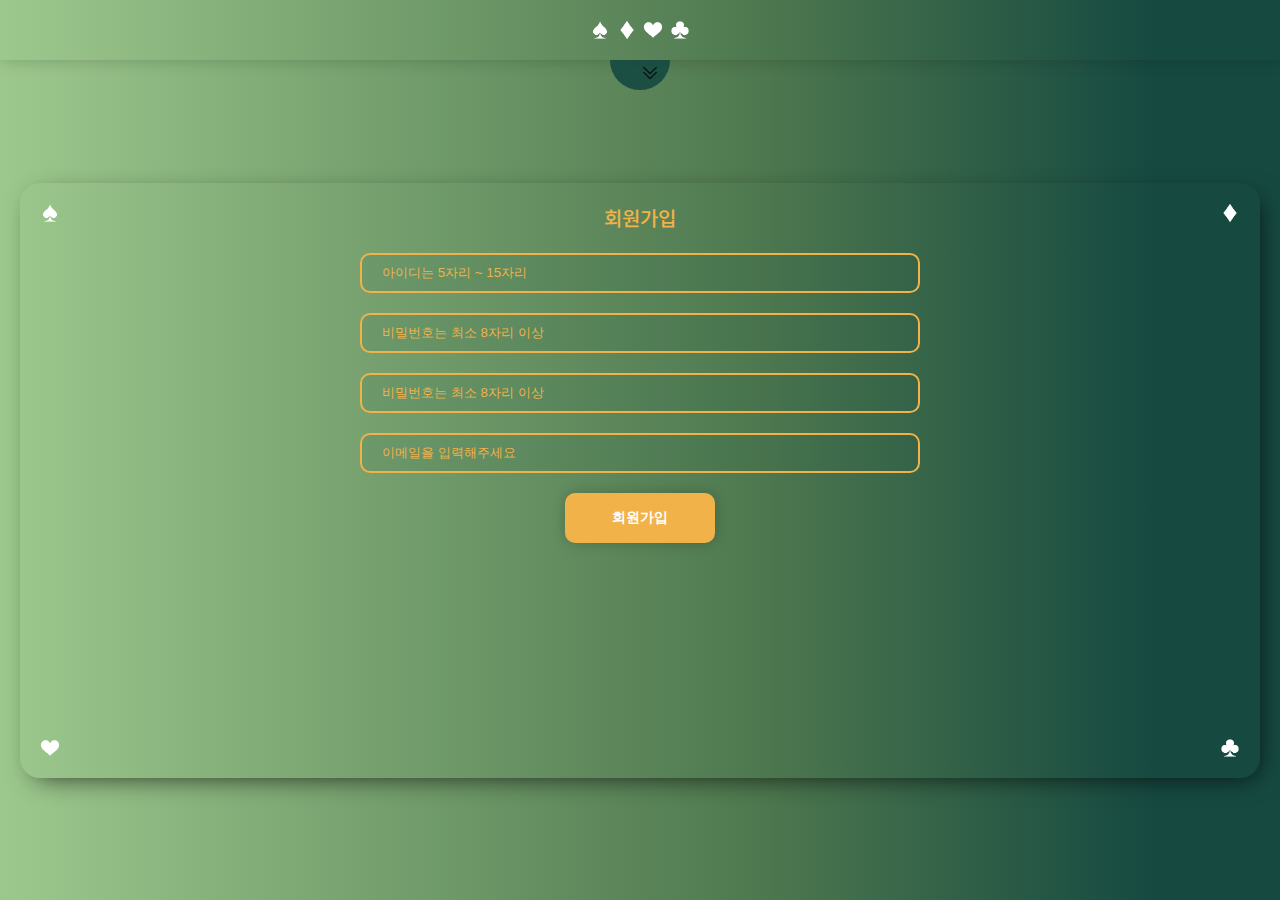
<file: m.join.html>
<!DOCTYPE html>
<html lang="en">

<head>
    <meta charset="UTF-8">
    <meta http-equiv="X-UA-Compatible" content="IE=edge">
    <meta name="viewport" content="width=device-width, initial-scale=1.0">
    <title>ALICE IN BORDERLAND</title>
    <link rel="stylesheet" href="./css/m.join.css">
    <link rel="stylesheet" href="./css/common.css">
    <link rel="stylesheet" href="./css/m.header.css">
    <link rel="preconnect" href="https://fonts.googleapis.com">
    <link rel="preconnect" href="https://fonts.gstatic.com" crossorigin>
    <script src="https://code.jquery.com/jquery-1.12.4.js"></script>
    <link href="https://fonts.googleapis.com/css2?family=Noto+Sans+KR:wght@100;300;400;500;700;900&display=swap"
        rel="stylesheet">
    <link rel="icon" type="image/png" href="./img/alice_favicon.png" />

</head>

<body>
    <div class="header_section">
        <a href="./m.index.html" class="a_box">
            <div class="logo_box"></div>
        </a>
    </div>
    <div class="menu_box"></div>
    <div class="login_section">
        <div class="login_box">
            <div class="t_l"><img src="./img/spade_w.png" alt=""></div>
            <div class="t_r"><img src="./img/diamond_w.png" alt=""></div>
            <div class="b_l"><img src="./img/heart_w.png" alt=""></div>
            <div class="b_r"><img src="./img/club_w.png" alt=""></div>
            <div class="title">회원가입</div>
            <div class="input_box">
                <div class="greet">WELCOME TO BORDERLAND</div>

                <!-- <form action=""> -->
                <input type="text" placeholder="아이디는 5자리 ~ 15자리" id="id">
                <div class="error_msg"></div>
                <input type="password" placeholder="비밀번호는 최소 8자리 이상" id="pw">
                <div class="error_msg"></div>
                <input type="password" placeholder="비밀번호는 최소 8자리 이상" id="pw_chk">
                <div class="error_msg"></div>
                <input type="email" placeholder="이메일을 입력해주세요" id="email">
                <div class="error_msg"></div>
                <button id="join_btn">회원가입</button>
                <!-- </form> -->
            </div>


        </div>
    </div>



    <script src="./js/m.header.js"></script>
    <script src="./js/m.join.js"></script>
</body>

</html>
</file>
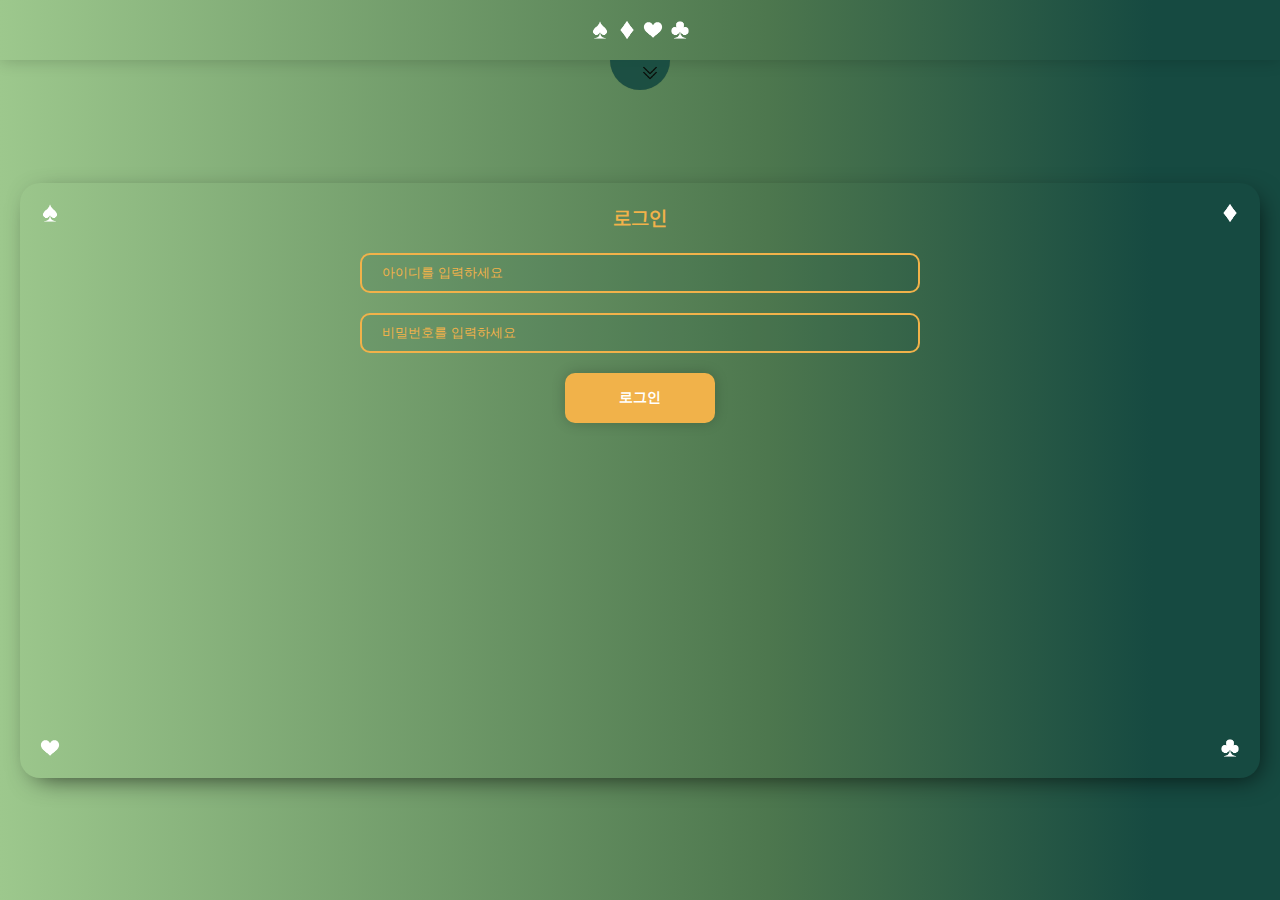
<file: m.login.html>
<!DOCTYPE html>
<html lang="en">

<head>
    <meta charset="UTF-8">
    <meta http-equiv="X-UA-Compatible" content="IE=edge">
    <meta name="viewport" content="width=device-width, initial-scale=1.0">
    <title>ALICE IN BORDERLAND</title>
    <link rel="stylesheet" href="./css/m.join.css">
    <link rel="stylesheet" href="./css/common.css">
    <link rel="stylesheet" href="./css/m.header.css">
    <link rel="preconnect" href="https://fonts.googleapis.com">
    <link rel="preconnect" href="https://fonts.gstatic.com" crossorigin>
    <script src="https://code.jquery.com/jquery-1.12.4.js"></script>
    <link href="https://fonts.googleapis.com/css2?family=Noto+Sans+KR:wght@100;300;400;500;700;900&display=swap"
        rel="stylesheet">
    <link rel="icon" type="image/png" href="./img/alice_favicon.png" />

</head>

<body>
    <div class="header_section">
        <a href="./m.index.html" class="a_box">
            <div class="logo_box"></div>
        </a>
    </div>
    <div class="menu_box"></div>
    <div class="login_section">
        <div class="login_box">
            <div class="t_l"><img src="./img/spade_w.png" alt=""></div>
            <div class="t_r"><img src="./img/diamond_w.png" alt=""></div>
            <div class="b_l"><img src="./img/heart_w.png" alt=""></div>
            <div class="b_r"><img src="./img/club_w.png" alt=""></div>
            <div class="title">로그인</div>
            <div class="input_box">
                <div class="greet">WELCOME TO BORDERLAND</div>

                <!-- <form action=""> -->
                <input type="text" placeholder="아이디를 입력하세요" id="id">
                <div class="error_msg"></div>
                <input type="password" placeholder="비밀번호를 입력하세요" id="pw">
                <div class="error_msg"></div>
                <button id="login_btn">로그인</button>
                <!-- </form> -->
            </div>


        </div>
    </div>



    <script src="./js/m.header.js"></script>
    <script src="./js/m.join.js"></script>
</body>

</html>
</file>
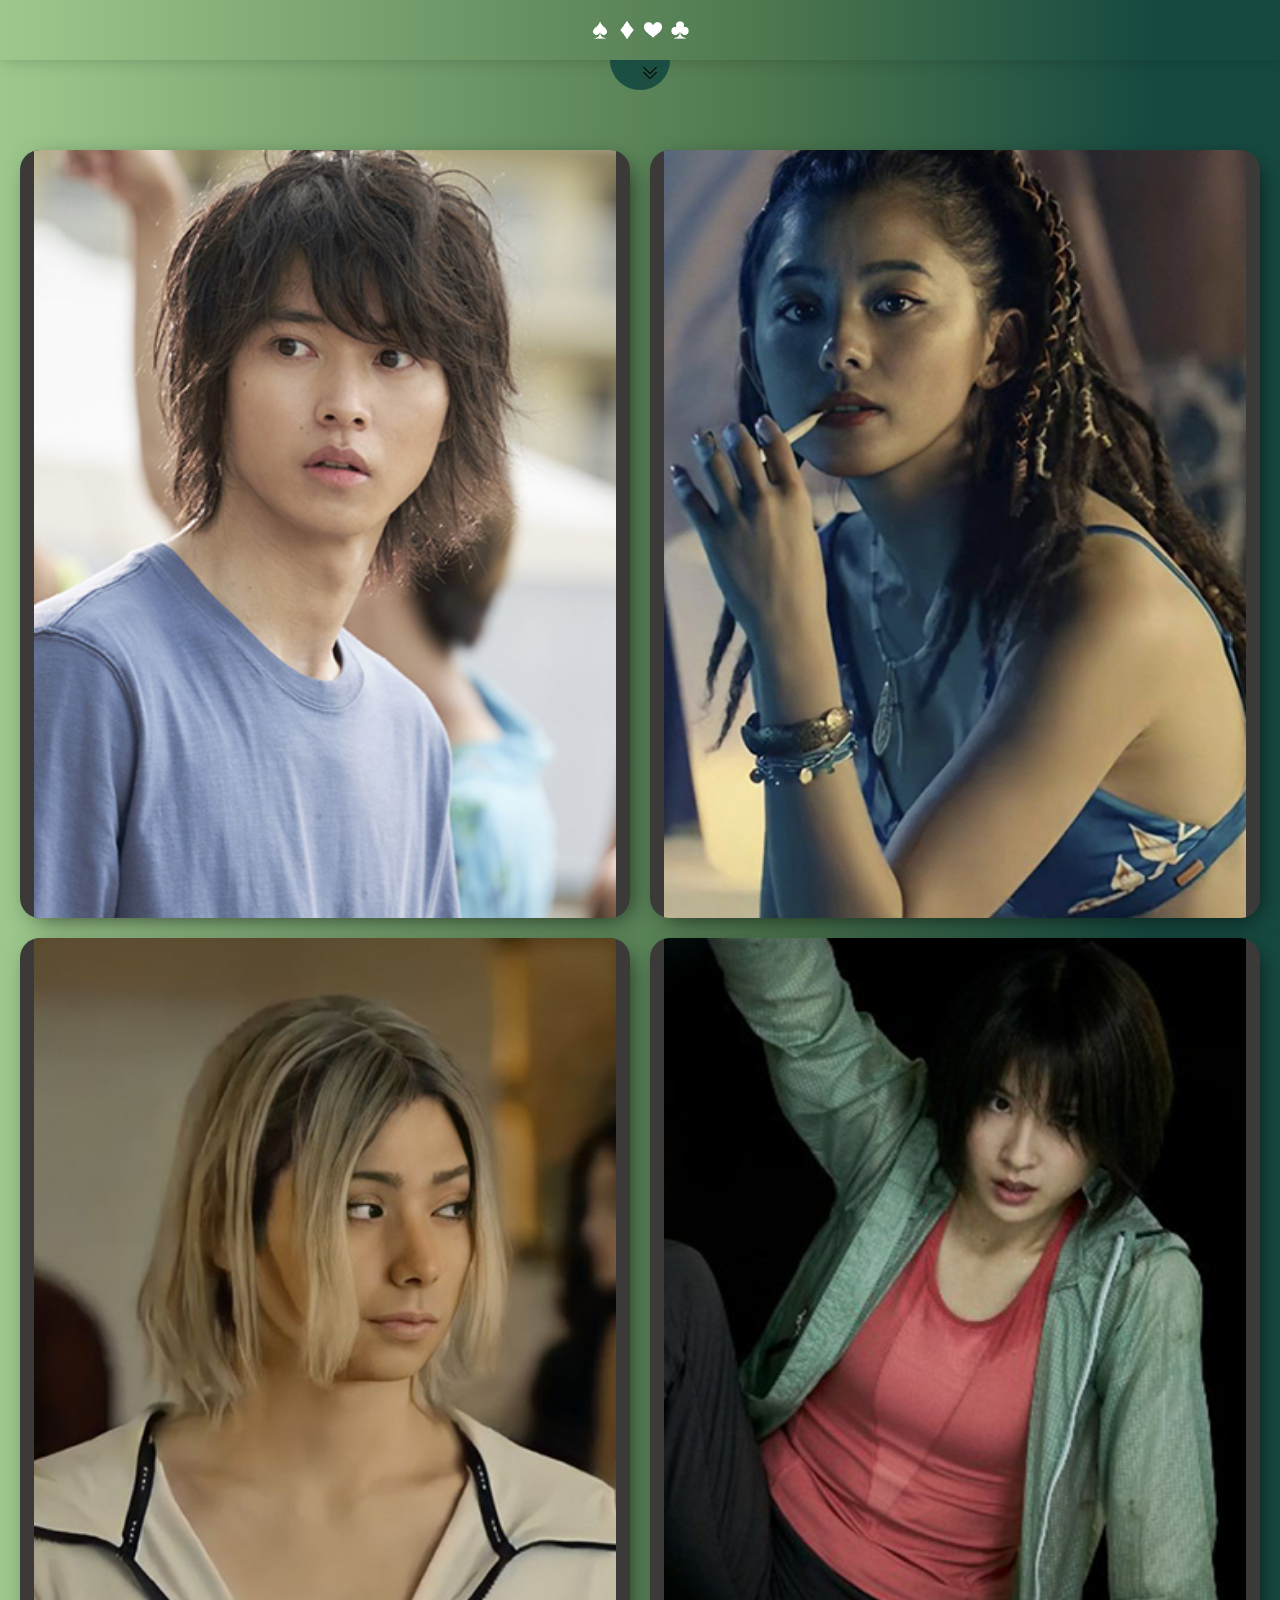
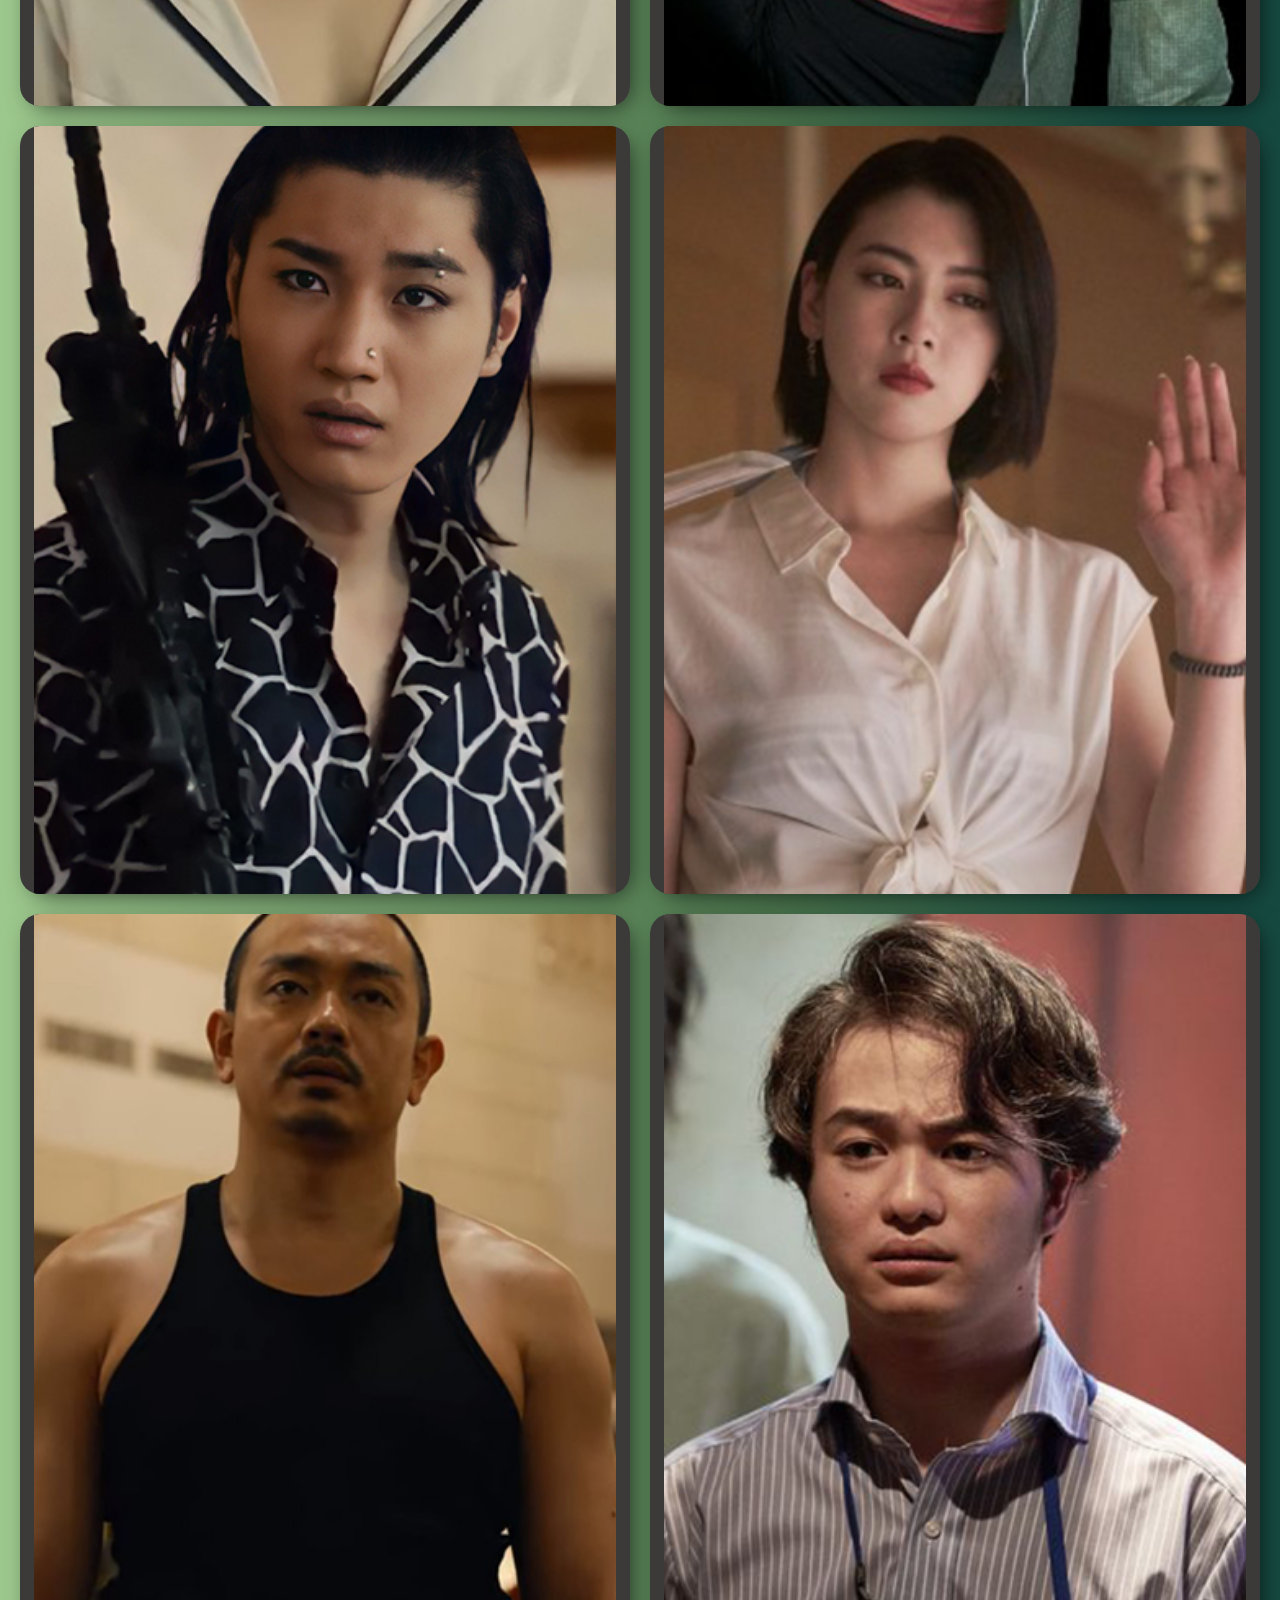
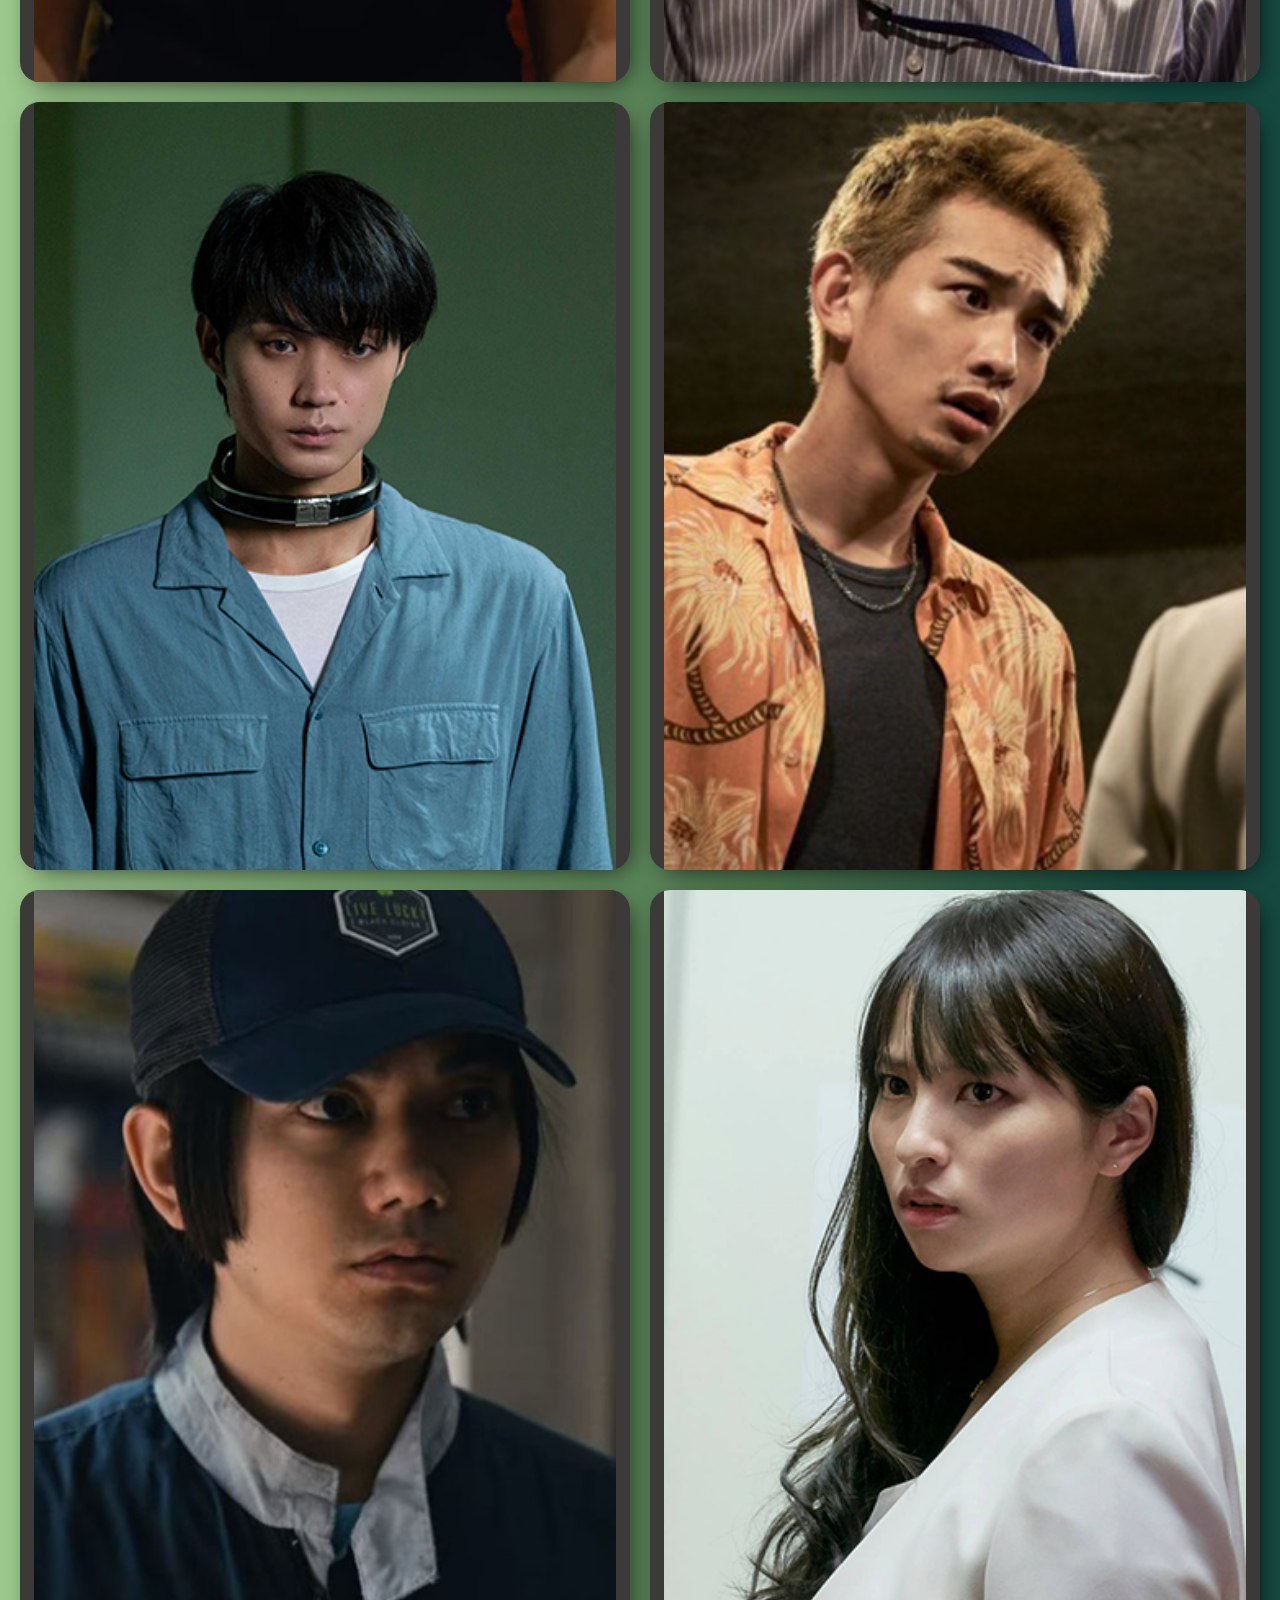
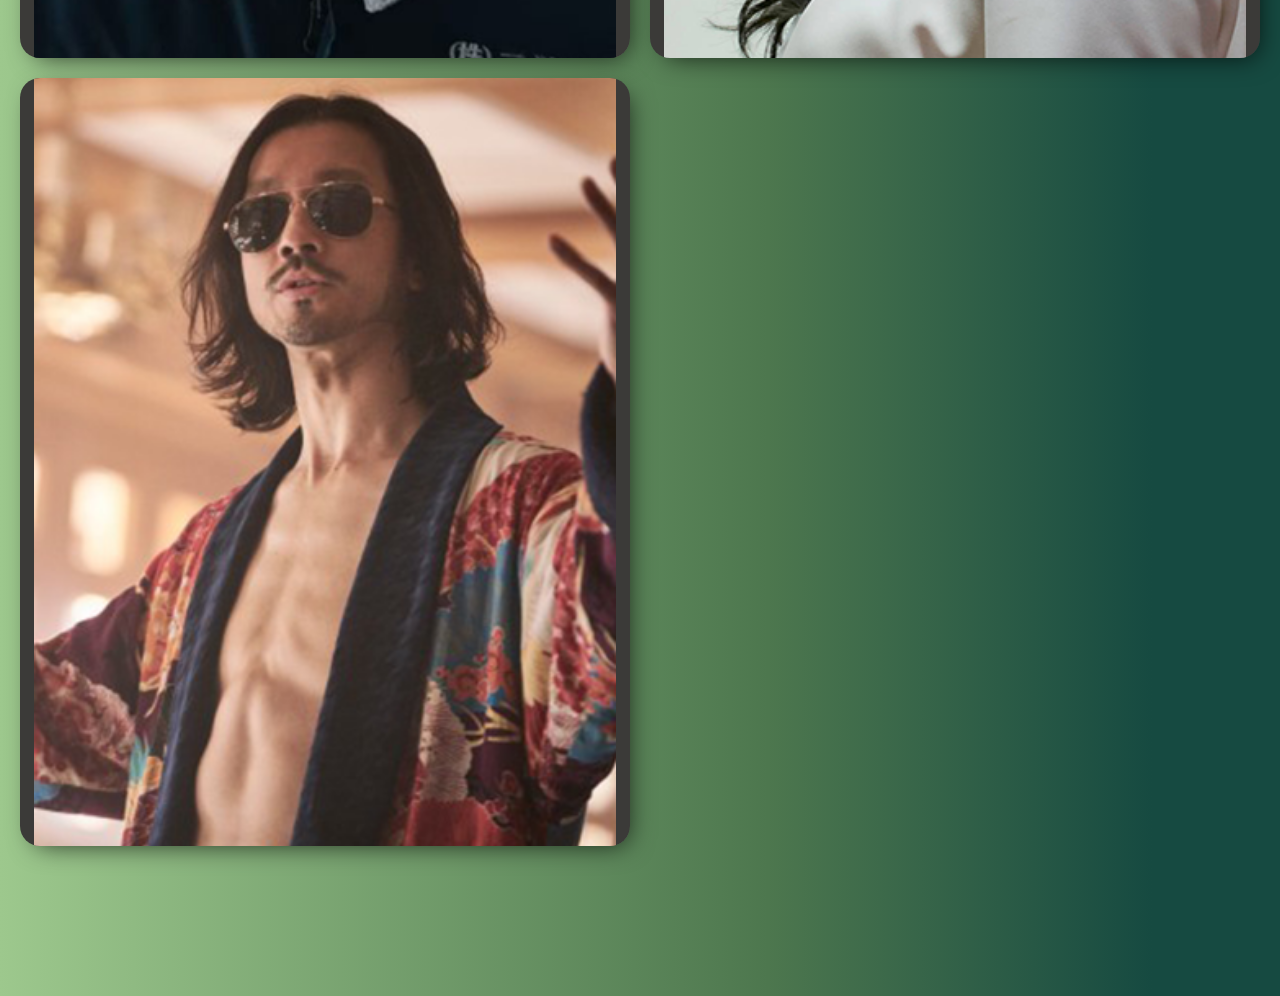
<file: m.player.html>
<!DOCTYPE html>
<html lang="en">

<head>
    <meta charset="UTF-8">
    <meta http-equiv="X-UA-Compatible" content="IE=edge">
    <meta name="viewport" content="width=device-width, initial-scale=1.0">
    <title>ALICE IN BORDERLAND</title>
    <link rel="stylesheet" href="./css/m.player.css">
    <link rel="stylesheet" href="./css/common.css">
    <link rel="stylesheet" href="./css/m.header.css">
    <link rel="preconnect" href="https://fonts.googleapis.com">
    <link rel="preconnect" href="https://fonts.gstatic.com" crossorigin>
    <script src="https://code.jquery.com/jquery-1.12.4.js"></script>
    <link href="https://fonts.googleapis.com/css2?family=Noto+Sans+KR:wght@100;300;400;500;700;900&display=swap"
        rel="stylesheet">
    <script src="./js/m.header.js"></script>
    <link rel="icon" type="image/png" href="./img/alice_favicon.png" />

</head>

<body>
    <div class="header_section">
        <a href="./m.index.html" class="a_box">
            <div class="logo_box"></div>
        </a>
    </div>
    <div class="menu_box"></div>
    <div class="people_section">
        <div class="people_box">
        </div>
    </div>




    <script src="./js/m.player.js"></script>
    <script src="./js/people.js"></script>
</body>

</html>
</file>
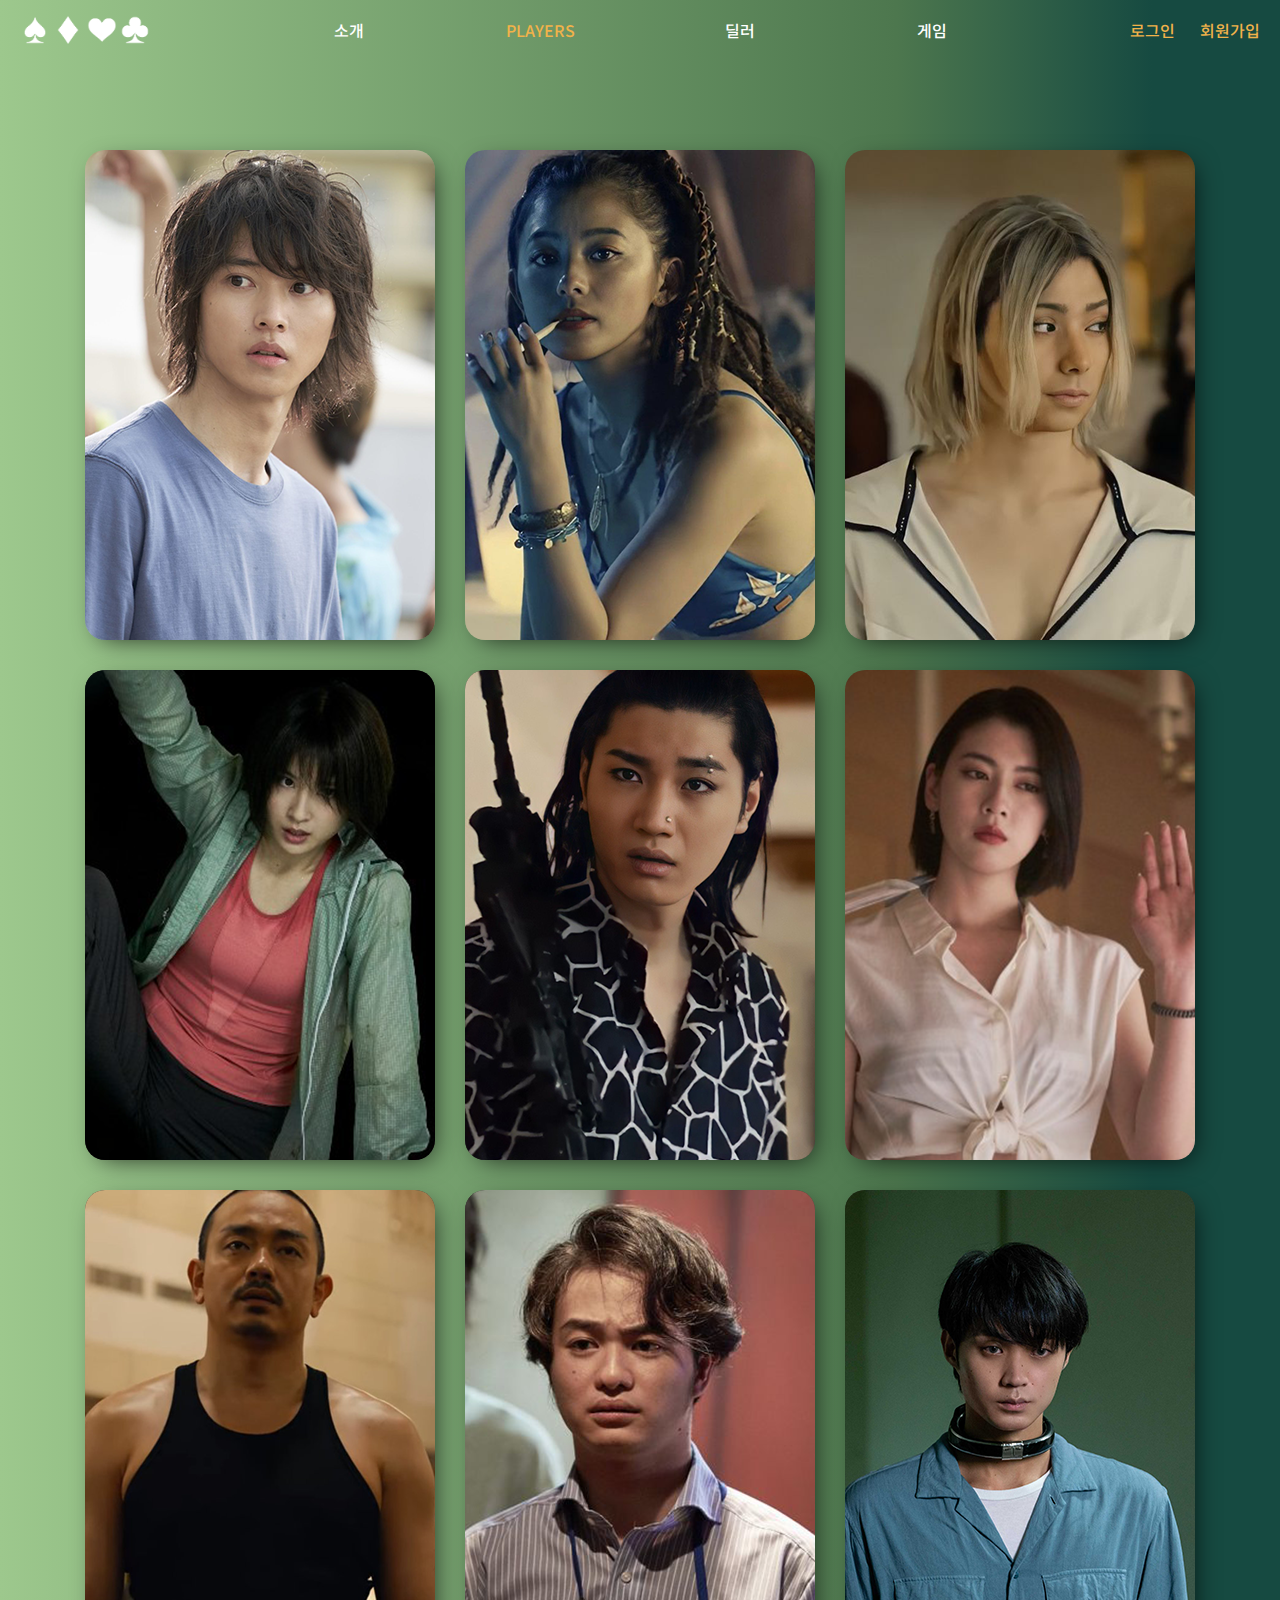
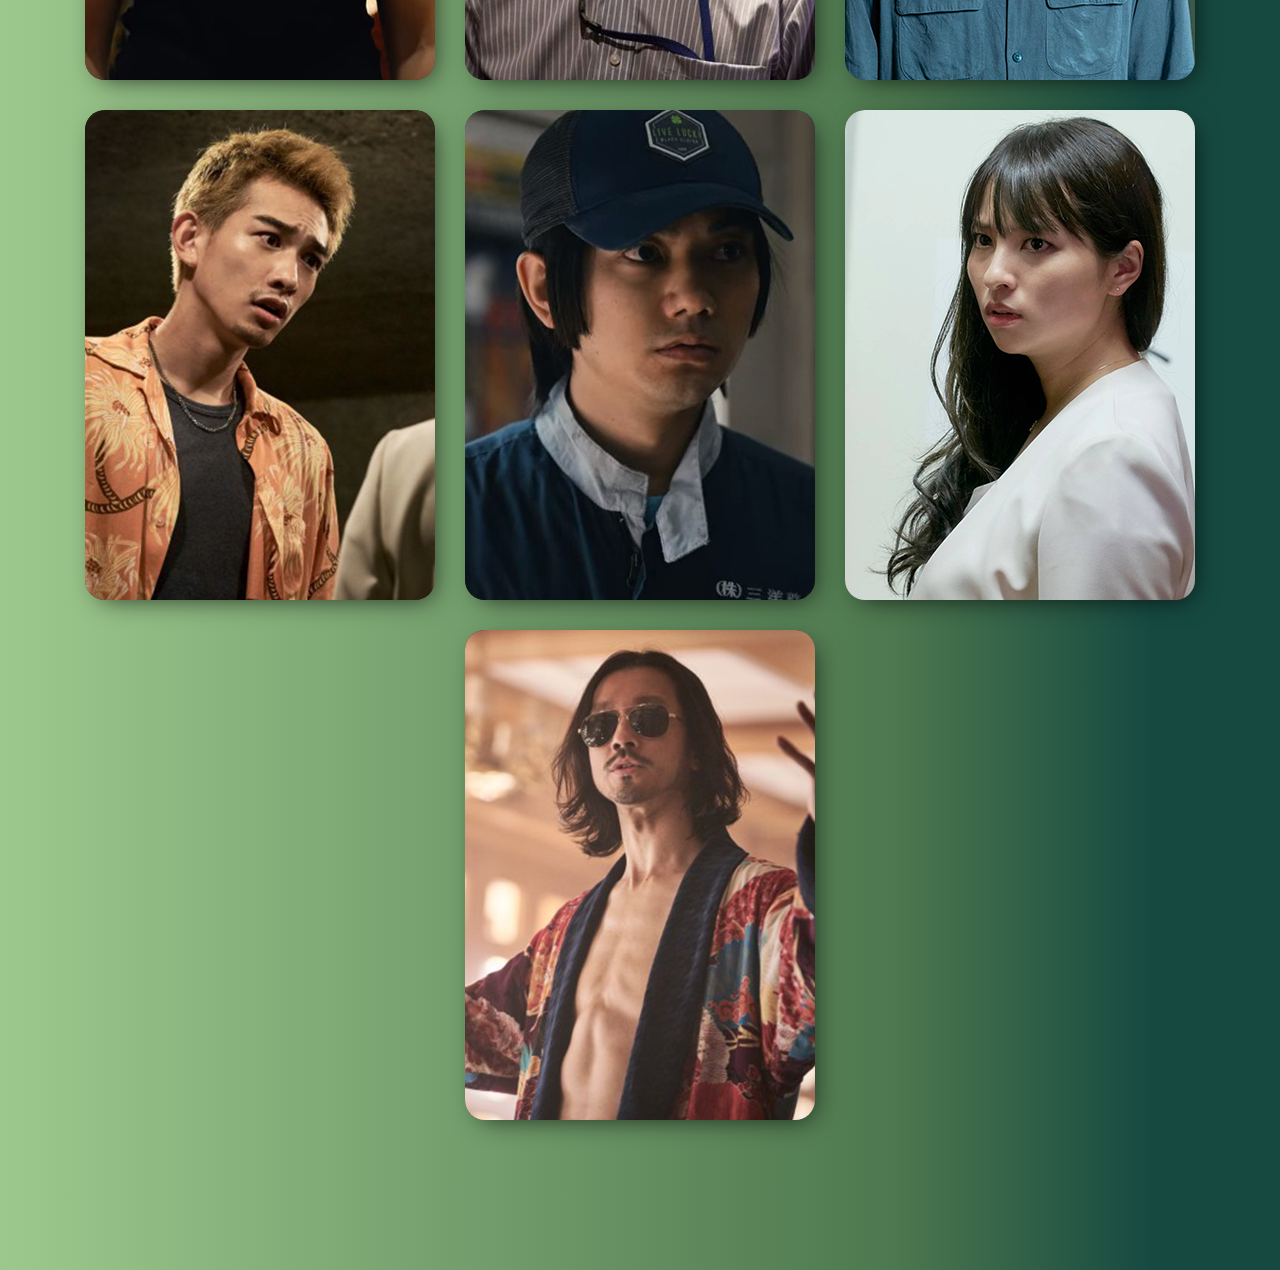
<file: player.html>
<!DOCTYPE html>
<html lang="en">

<head>
    <meta charset="UTF-8">
    <meta http-equiv="X-UA-Compatible" content="IE=edge">
    <meta name="viewport" content="width=device-width, initial-scale=1.0">
    <title>ALICE IN BORDERLAND</title>
    <link rel="stylesheet" href="./css/player.css">
    <link rel="stylesheet" href="./css/common.css">
    <link rel="stylesheet" href="./css/header.css">
    <link rel="preconnect" href="https://fonts.googleapis.com">
    <link rel="preconnect" href="https://fonts.gstatic.com" crossorigin>
    <script src="https://code.jquery.com/jquery-1.12.4.js"></script>
    <link href="https://fonts.googleapis.com/css2?family=Noto+Sans+KR:wght@100;300;400;500;700;900&display=swap"
        rel="stylesheet">
    <link rel="icon" type="image/png" href="./img/alice_favicon.png" />

</head>

<body>
    <div class="header_section">
    </div>
    <div class="people_section">
        <div class="people_box">
        </div>
    </div>



    <script src="./js/header.js"></script>
    <script src="./js/player.js"></script>
    <script src="./js/people.js"></script>
</body>

</html>
</file>
<file: css/index.css>
/* html, body {
  background-color: #FBF8F1;
  font-family: 'Titan One', cursive;
  color: #2f2f2f;
} */

/* .start-screen, .end-screen {
  width: 100%;
  height: 100vh;
  background-color: #2f2f2f;
  display: flex;
  align-items: center;
  justify-content: center;
  font-size: clamp(12px, 9vw, 60px);
  color: #f1f1f1;
  text-align: center;
  line-height: 1.2;
} */

/* .start-screen > h1 {
  animation: bounce 0.5s ease-out alternate-reverse infinite;
} */

/* @keyframes bounce {
  100% { transform: translateY(-20%); }
} */


.landing_section {
    background: url(../img/background_fix.jpg) no-repeat center / cover;
    width: 100%;
    height: 100vh;
    display: flex;
    flex-direction: column;
    /* align-content: center; */
    justify-content: center;
    overflow: hidden;
}

.landing_title {
    font-size: 80px;
    font-weight: 900;
    text-align: center;
    color: #ffffff;
    animation: landing_t 1s linear;
}

.landing_desc {
    font-size: 20px;
    font-weight: 500;
    text-align: center;
    color: #ffffff;
    animation: landing_d 1s linear;
}





@keyframes landing_t {
    0% {
        opacity: 0;
        transform: translateX(-300px);
    }

    100% {
        opacity: 1;
        transform: translateX(0);
    }
}

@keyframes landing_d {
    0% {
        opacity: 0;
        transform: translateX(300px);
    }

    100% {
        opacity: 1;
        transform: translateX(0);
    }
}

.banner_section {
    padding-top: 150px;
    position: relative;
}

*/ .banner>img {
    height: 100%;
}

.swiper {
    width: 100%;
    height: 100%;
}

.main_banner {
    height: 800px;
    max-width: 1920px;
}

.swiper-slide {
    text-align: center;
    font-size: 18px;
    background: #fff;

    /* Center slide text vertically */
    display: -webkit-box;
    display: -ms-flexbox;
    display: -webkit-flex;
    display: flex;
    -webkit-box-pack: center;
    -ms-flex-pack: center;
    -webkit-justify-content: center;
    justify-content: center;
    -webkit-box-align: center;
    -ms-flex-align: center;
    -webkit-align-items: center;
    align-items: center;
}

.swiper-slide img {
    display: block;
    width: 100%;
    height: 100%;
    object-fit: cover;
}

.swiper-pagination-bullet {
    width: 30px;
    height: 30px;
}

.swiper-pagination-bullet {
    background: #222 url(./img/tick.png) no-repeat center
}

.swiper-pagination-bullet-active {
    background-color: red;
}



.card_section {
    width: 100%;
    height: 500vh;
}

.sticky {
    position: sticky;
    top: 0;
    max-width: 1600px;
    height: 100vh;
    display: flex;
    align-items: center;
    justify-content: center;
    overflow: hidden;
    margin: 0 auto;
    gap: 30px;
}

.sticky-background {
    width: 100%;
    height: 100%;
    display: flex;
    align-items: center;
    justify-content: center;
    font-size: 10vw;
}

.card-frame {
    position: absolute;
    width: 95vw;
    height: 30vw;
    display: flex;
    align-items: center;
    justify-content: space-between;
    transform-style: preserve-3d;
    /* -webkit-transform-style: preserve-3d; */

}

.card {
    width: 350px;
    height: 490px;
    flex-shrink: 0;
    display: flex;
    align-items: center;
    justify-content: center;
    font-size: 2vw;
    transform-style: preserve-3d;
    position: relative;
    transition: transform 0.1s;
    background-color: #3B3A38;
    border-radius: 30px;
    box-shadow: 6px 7px 26px -8px rgba(0, 0, 0, 0.75);
}


.card {
    transform: perspective(100vw) translateY(77vh) rotateY(180deg);
}

.card:nth-child(2n) {
    transform: perspective(100vw) translateY(-77vh) rotateY(180deg);
}

.card.front,
.card.back {
    width: 100%;
    height: 100%;
}

.back>img {
    width: 90%;
}

.front,
.back {
    position: absolute;
    width: 100%;
    height: 100%;
    border-radius: 1vw;
    overflow: hidden;
    backface-visibility: hidden;
}

.top_symbol,
.bot_symbol {
    width: 4vw;
    height: 4vw;
    position: absolute;
}

.top_symbol {
    top: 15px;
    left: 15px;
}

.bot_symbol {
    bottom: 15px;
    right: 15px;
    transform: translateY(180deg);
}

.top_symbol>img,
.bot_symbol>img {
    width: 100%;
}

.symbol_icon {
    width: 70px;
    height: 70px;
}

.symbol_icon>img {
    width: 100%;
}


.front {
    background-color: #FFF;
    font-size: 0.5em;
    display: flex;
    align-items: center;
    justify-content: center;
    text-align: center;
    flex-direction: column;
    gap: 20px;
    padding: 20px;
    box-sizing: border-box;
}

.symbol_name {
    font-weight: 900;
}

.symbol_name:nth-child(2n) {
    font-weight: 500;
}

.symbol_desc {
    height: 70px;
}

.back {
    transform: rotateY(180deg);
    background-color: #FFF;
    display: flex;
    justify-content: center;
    align-items: center;
}

@media screen and (orientation:portrait) {
    .card-frame {
        display: grid;
        height: initial;
        width: initial;
        grid-template-rows: repeat(2, 1fr);
        grid-template-columns: repeat(2, 1fr);
        gap: 13vw;
        justify-items: center;
    }

    .card {
        width: 35vw;
        height: 45vw;
    }
}

.photo_section {
    /* background-color: #164a41; */
    padding: 200px 0;
}

.photo_box {
    width: 100%;
    max-width: 1490px;

    display: flex;
    gap: 30px;
    justify-content: space-between;
    flex-wrap: wrap;
    margin: 0 auto;
}

.photo {
    width: calc((100% - 90px) / 3);
    height: 20vw;
    max-height: 330px;
    background-color: #ffffff;
    /* border: 1px solid black; */
    border-radius: 1vw;
    box-shadow: 6px 7px 26px -8px rgba(0, 0, 0, 0.75);
    position: relative;
    overflow: hidden;
    display: flex;
    justify-content: center;
}

.photo>img {
    width: 100%;
    transition: all 1s;
}

/* .clone {
    width: 100%;
    height: 100%;
    max-height: 350px;
    background-color: #ffffff;
    border-radius: 1vw;
    box-shadow: 6px 7px 26px -8px rgba(0, 0, 0, 0.75);
    position: absolute;
    display: none;
} */



.footer_section {
    width: 100%;
    height: 300px;
    background-color: #222;
}
</file>
<file: css/common.css>
body {
    margin: 0;
    font-family: 'Noto Sans KR', sans-serif;
}

ul {
    list-style: none;
    padding: 0;
    margin: 0;
}

a {
    text-decoration: none;
    color: inherit;
}
</file>
<file: css/header.css>
.header_section {
    width: 100%;
    height: 60px;
    background: linear-gradient(to left, #164a41 10%, #4d774e 30%, #9dc88d 100%);
    display: flex;
    justify-content: space-between;
    padding: 0 20px;
    box-sizing: border-box;
    position: fixed;
    opacity: 1;
    transition: all 0.5s;
    z-index: 999999;
    color: #ffffff;
}

body {
    background: linear-gradient(to left, #164a41 10%, #4d774e 30%, #9dc88d 100%);
}

a.a_box {
    width: 130px;
    display: flex;
    align-items: center;
}

.logo_box {
    width: 100%;
    display: flex;
    align-items: center;
    justify-content: space-between;
}

.logo_box>img {
    width: 30px;
}

.menu_box {
    display: flex;
    gap: 7vw;
    /* justify-content: center; */
    align-items: center;
}

.menu {
    height: 40px;
    overflow: hidden;
}

.menu:hover div {
    transform: translate(0, -40px);

}

.menu>div {
    text-align: center;
    line-height: 40px;
    padding: 0 20px;
    transition: 0.5s;
    font-weight: 500;
}

.menu>div:nth-child(2) {
    color: #f1b24a;
}

.account_box {
    width: 130px;
    display: flex;
    justify-content: space-between;
    align-items: center;
    font-weight: 500;
    color: #f1b24a;
}
</file>
<file: css/game.css>
.game_section {
    display: flex;
    height: 100vh;
    justify-content: space-around;
    /* padding: 150px 20px; */
    align-items: center;
}

.symbols>div,
.numbers>div,
.cards_box>div {

    /* border: 1px solid; */
    border-radius: 8px;
}

.cardlist_section {
    height: 570px;
    box-sizing: border-box;
}

.numbers {
    /* width: 100%;
    max-width: 1600px; */
    display: flex;
    justify-content: center;
    margin: 0 auto 10px;

}

.numbers>div {
    width: 50px;
    height: 70px;
    box-sizing: border-box;
    display: flex;
    justify-content: center;
    align-items: flex-end;
    font-size: 30px;
    font-weight: 900;
    margin: 0 10px 30px 0;
    color: black;
}

.symbol_wrap {
    width: 100%;
    max-width: 1600px;
    margin: 0 auto;
    display: flex;
    gap: 10px;
    justify-content: center;
}

.symbols {
    width: 50px;
    display: flex;
    flex-direction: column;
}

.symbols>div {
    width: 100%;
    height: 70px;
    box-sizing: border-box;
    display: flex;
    justify-content: center;
    align-items: center;
    margin: 0 10px 30px 0;
}

.symbols>div>img {
    width: 30px;
}

.cards_box {
    width: 770px;
    display: flex;
    flex-wrap: wrap;
}

.cards_box>div {
    width: 50px;
    height: 70px;
    box-sizing: border-box;
    box-shadow: 3px 4px 13px -4px rgba(0, 0, 0, 0.75);
    display: flex;
    flex-direction: column;
    justify-content: center;
    align-items: center;
    margin: 0 10px 30px 0;
    color: #ffffff;
}

.cards_box>div:nth-child(13n) {
    margin: 0 0px 30px 0;
}

.cards_box>div>img {
    width: 15px;
}

.selected_section {
    /* background-color: antiquewhite; */
    /* width: 630px; */
    /* height: 630px; */
    display: flex;
    justify-content: center;
    align-items: center;
}

.selected {
    width: 750px;
    height: 570px;
    box-shadow: 6px 7px 26px -8px rgba(0, 0, 0, 0.75);
    border-radius: 30px;
    display: flex;
    justify-content: center;
    align-items: flex-start;
    position: relative;
    flex-direction: column;
    box-sizing: border-box;
    padding: 20px 30px;
    font-size: 12px;
    gap: 10px;
    background: #154a41;
    color: #ffffff
}

.top_symbol>img,
.bot_symbol>img {
    width: 30px;

}

.top_symbol {
    position: absolute;
    top: 55px;
    left: 15px
}

.bot_symbol {
    position: absolute;
    bottom: 55px;
    right: 15px;
    transform: rotate(180deg);
}

.top_number {
    position: absolute;
    top: 10px;
    left: 10px;
    width: 40px;
    font-size: 30px;
    font-weight: 900;
    text-align: center;
    color: #f1b24a;
}

.bot_number {
    position: absolute;
    bottom: 10px;
    right: 10px;
    width: 40px;
    text-align: center;
    font-size: 30px;
    font-weight: 900;
    transform: rotate(180deg);
    color: #f1b24a;
}

.p_limit,
.t_limit,
.prize {
    display: flex;
    gap: 30px;
    width: 500px;
}

.p_limit>div:nth-child(1),
.t_limit>div:nth-child(1),
.prize>div:nth-child(1) {
    width: 60px;
    text-align: center;
    font-weight: 700;
}

.rules>div {
    margin-bottom: 10px;
    font-weight: 700;
}

.rules>div:nth-child(2n) {
    font-weight: 400;
}

.card_error {
    font-size: 40px;
    color: #f1b24a;
    font-weight: 700;
    margin: 0 auto;
}

.desc_wrap {
    height: 400px;
}

.info_wrap {
    padding: 0 40px;
}
</file>
<file: css/join.css>
.login_section {
    width: 100%;
    height: calc(100vh - 60px);
    padding: 100px 20px 0;
    box-sizing: border-box;
    display: flex;
    justify-content: center;
    align-items: center;
}

.login_box {
    width: 400px;
    height: 600px;
    /* border: 1px solid; */
    position: relative;
    /* margin: 0 auto; */
    border-radius: 30px;
    box-shadow: 6px 7px 26px -8px rgba(0, 0, 0, 0.75);
}

.t_l,
.t_r,
.b_l,
.b_r {
    width: 30px;
    height: 30px;
    position: absolute;
}

.t_l>img,
.t_r>img,
.b_l>img,
.b_r>img {
    width: 100%;
}

.t_l {
    top: 20px;
    left: 20px;
}

.t_r {
    top: 20px;
    right: 20px;
}

.b_l {
    bottom: 20px;
    left: 20px;
}

.b_r {
    bottom: 20px;
    right: 20px;
}

.input_box {
    width: 100%;
    display: flex;
    flex-direction: column;
    justify-content: center;
    align-items: center;
    position: absolute;
    top: 50%;
    left: 50%;
    transform: translate(-50%, -50%);
    gap: 10px;
}

input {
    width: 80%;
    height: 50px;
    border: 2px solid #f1b24a;
    background: rgba(22, 74, 65, 0.1);
    border-radius: 10px;
    padding: 10px 20px;
    box-sizing: border-box;
    color: #ffffff;
}

:focus {
    outline: none;
}

::placeholder {
    color: #f1b24a;
}

.greet {
    color: white;
    font-size: 25px;
    font-weight: 500;
    height: 60px;
}

.title {
    color: #f1b24a;
    font-size: 20px;
    font-weight: 500;
    position: absolute;
    top: 20px;
    left: 50%;
    transform: translate(-50%, 0);
}

button {
    width: 40%;
    height: 60px;
    border: none;
    background: #f1b24a;
    border-radius: 10px;
}

.error_msg {
    color: #ffffff;
    font-size: 14px;
}
</file>
<file: css/login.css>
.login_section {
    width: 100%;
    height: calc(100vh - 60px);
    padding: 100px 20px 0;
    box-sizing: border-box;
    display: flex;
    justify-content: center;
    align-items: center;
}

.login_box {
    width: 400px;
    height: 600px;
    /* border: 1px solid; */
    position: relative;
    /* margin: 0 auto; */
    border-radius: 30px;
    box-shadow: 6px 7px 26px -8px rgba(0, 0, 0, 0.75);
}

.t_l,
.t_r,
.b_l,
.b_r {
    width: 30px;
    height: 30px;
    position: absolute;
}

.t_l>img,
.t_r>img,
.b_l>img,
.b_r>img {
    width: 100%;
}

.t_l {
    top: 20px;
    left: 20px;
}

.t_r {
    top: 20px;
    right: 20px;
}

.b_l {
    bottom: 20px;
    left: 20px;
}

.b_r {
    bottom: 20px;
    right: 20px;
}

.input_box {
    width: 100%;
    display: flex;
    flex-direction: column;
    justify-content: center;
    align-items: center;
    position: absolute;
    top: 50%;
    left: 50%;
    transform: translate(-50%, -50%);
    gap: 30px;
}

input {
    width: 80%;
    height: 50px;
    border: 2px solid #f1b24a;
    background: rgba(22, 74, 65, 0.1);
    border-radius: 10px;
    padding: 10px 20px;
    box-sizing: border-box;
    color: #ffffff;
}

:focus {
    outline: none;
}

::placeholder {
    color: #f1b24a;
}

.greet {
    color: white;
    font-size: 25px;
    font-weight: 500;
    height: 60px;
}

.title {
    color: #f1b24a;
    font-size: 20px;
    font-weight: 500;
}

button {
    width: 40%;
    height: 60px;
    border: none;
    background: #f1b24a;
    border-radius: 10px;
}
</file>
<file: css/m.game.css>
.game_section {
    width: 100%;
    display: flex;
    /* height: calc(100vh - 60px); */
    justify-content: center;
    padding: 250px 20px 100px;
    align-items: center;
    flex-direction: column;
    box-sizing: border-box;
    gap: 30px;
}

.symbols>div,
.numbers>div,
.cards_box>div {

    /* border: 1px solid; */
    border-radius: 8px;
}

.cardlist_section {
    width: 100%;
    /* height: 570px; */
    box-sizing: border-box;
    margin-top: 50px;
    display: none;
}

.numbers {
    /* width: 100%;
    max-width: 1600px; */
    display: flex;
    justify-content: center;
    margin: 0 auto 10px;

}

.numbers>div {
    width: 50px;
    height: 70px;
    box-sizing: border-box;
    display: flex;
    justify-content: center;
    align-items: flex-end;
    font-size: 30px;
    font-weight: 900;
    margin: 0 10px 30px 0;
    color: black;
}

.symbol_wrap {
    width: 100%;
    max-width: 1600px;
    margin: 0 auto;
    display: flex;
    gap: 10px;
    justify-content: center;
}

.symbols {
    width: 50px;
    display: flex;
    flex-direction: column;
}

.symbols>div {
    width: 100%;
    height: 70px;
    box-sizing: border-box;
    display: flex;
    justify-content: center;
    align-items: center;
    margin: 0 10px 30px 0;
}

.symbols>div>img {
    width: 30px;
}

.cards_box {
    width: 770px;
    display: flex;
    flex-wrap: wrap;
}

.cards_box>div {
    width: 50px;
    height: 70px;
    box-sizing: border-box;
    box-shadow: 3px 4px 13px -4px rgba(0, 0, 0, 0.75);
    display: flex;
    flex-direction: column;
    justify-content: center;
    align-items: center;
    margin: 0 10px 30px 0;
    color: #ffffff;
}

.cards_box>div:nth-child(13n) {
    margin: 0 0px 30px 0;
}

.cards_box>div>img {
    width: 15px;
}

.selected_section {
    /* background-color: antiquewhite; */
    width: 100%;
    /* height: 630px; */
    display: flex;
    justify-content: center;
    align-items: center;

    /* padding-top: 100px; */
    /* padding-top: 50px; */
    /* box-sizing: border-box; */
}

.selected {
    width: 100%;
    height: 570px;
    box-shadow: 6px 7px 26px -8px rgba(0, 0, 0, 0.75);
    border-radius: 30px;
    display: flex;
    justify-content: flex-start;
    align-items: flex-start;
    position: relative;
    /* top: 100px; */
    flex-direction: column;
    box-sizing: border-box;
    padding: 20px 30px;
    font-size: 10px;
    gap: 10px;
    background: #154a41;
    color: #ffffff
}

.top_symbol>img,
.bot_symbol>img {
    width: 30px;

}

.top_symbol {
    position: absolute;
    top: 55px;
    left: 15px
}

.bot_symbol {
    position: absolute;
    bottom: 55px;
    right: 15px;
    transform: rotate(180deg);
}

.top_number {
    position: absolute;
    top: 10px;
    left: 10px;
    width: 40px;
    font-size: 30px;
    font-weight: 900;
    text-align: center;
    color: #f1b24a;
}

.bot_number {
    position: absolute;
    bottom: 10px;
    right: 10px;
    width: 40px;
    text-align: center;
    font-size: 30px;
    font-weight: 900;
    transform: rotate(180deg);
    color: #f1b24a;
}

.p_limit,
.t_limit,
.prize {
    display: flex;
    gap: 30px;
    /* width: 500px; */
}

.p_limit>div:nth-child(1),
.t_limit>div:nth-child(1),
.prize>div:nth-child(1) {
    width: 60px;
    text-align: center;
    font-weight: 700;
}

.rules>div {
    margin-bottom: 10px;
    font-weight: 700;
}

.rules>div:nth-child(2n) {
    font-weight: 400;
}

.card_error {
    font-size: 20px;
    color: #f1b24a;
    font-weight: 700;
    margin: auto auto;
}

.desc_wrap {
    height: 600px;
    padding-top: 5px;
}

.info_wrap {
    padding: 0 40px;
}

.summary {
    margin-bottom: 10px;
}


.card_select {
    width: 100%;
    display: flex;
    gap: 20px;
    /* padding: 250px 0 0 0; */

    flex-wrap: wrap;
    justify-content: center;
}

#start {
    width: 150px;
    height: 50px;
    background-color: #f1b24a;
    box-shadow: 0 0 1em 0 rgba(0, 0, 0, 0.2);
    border: none;
    border-radius: 10px;
    color: #ffffff;
    font-size: 14px;
    font-weight: 600;
}

select {
    appearance: none;
    border: 0;
    outline: 0;
    font: inherit;
    /* Personalize */
    width: calc((100% - 20px)/2);
    height: 3em;
    padding: 0 4em 0 1em;
    background: url(https://upload.wikimedia.org/wikipedia/commons/9/9d/Caret_down_font_awesome_whitevariation.svg) no-repeat right 0.8em center / 1.4em,
        linear-gradient(to left, rgba(255, 255, 255, 0.3) 3em, rgba(255, 255, 255, 0.2) 3em);
    color: white;
    border-radius: 0.25em;
    box-shadow: 0 0 1em 0 rgba(0, 0, 0, 0.2);
    cursor: pointer;
}

/* <option> colors */
option {
    color: inherit;
    background-color: #f1b24a;
}

/* Remove focus outline */
:focus {
    outline: none;
}

/* Remove IE arrow */
::-ms-expand {
    display: none;
}
</file>
<file: css/m.header.css>
.header_section {
    width: 100%;
    height: 60px;
    background: linear-gradient(to left, #164a41 10%, #4d774e 40%, #9dc88d 100%);
    display: flex;
    justify-content: center;
    padding: 0 20px;
    box-sizing: border-box;
    position: fixed;
    opacity: 1;
    transition: all 0.5s;
    z-index: 999999;
    color: #ffffff;
}

body {
    background: linear-gradient(to left, #164a41 10%, #4d774e 40%, #9dc88d 100%);
}

a.a_box {
    width: 100px;
    display: flex;
    align-items: center;
}

.logo_box {
    width: 100%;
    display: flex;
    align-items: center;
    justify-content: space-between;
}

.logo_box>img {
    width: 20px;
}

.menu_box {
    display: flex;
    flex-direction: column;
    gap: 20px;
    /* justify-content: center; */
    align-items: center;
    position: fixed;
    top: 60px;
    left: 0;
    width: 100%;
    height: calc(65vh - 60px);
    padding-top: 50px;
    background-color: #164a41;
    transform: translateY(-100%);
    z-index: 99999;
    transition: all 0.5s;
    box-shadow: 0 0 1em 0 rgba(0, 0, 0, 0.2);
}

.menu {
    height: 60px;
    overflow: hidden;
    display: flex;
}


.menu>div {
    line-height: 60px;
    padding: 0 20px;
    transition: 0.5s;
    font-weight: 500;
    /* display: flex; */
    /* align-items: center; */
}

.menu>div:nth-child(1) {
    width: 100px;
    text-align: right;
    color: #ffffff;
}

#login {
    width: 100px;
    text-align: right;
    padding: 0 20px;
}

.menu>div:nth-child(2) {
    width: 110px;
    color: #f1b24a;
}

#join {
    width: 110px;
    color: #f1b24a;
    padding: 0 20px;
}

.account_box {
    /* width: 130px; */
    display: flex;
    justify-content: space-between;
    align-items: center;
    /* font-weight: 500; */
    color: #f1b24a;
    /* gap: 20px; */
    margin-top: 100px;
}

.account_box>div {
    padding: 0 20px;
    box-sizing: border-box;
}

.menu_btn_box {
    position: absolute;
    bottom: -30px;
    width: 70px;
    height: 40px;
    overflow: hidden;
    /* box-shadow: 0 0 1em 0 rgba(0, 0, 0, 0.2); */
}

.menu_btn {
    position: absolute;
    bottom: -30px;
    width: 60px;
    height: 60px;
    border-radius: 50%;
    background-color: #164a41;
    left: 5px;
    /* z-index: 9999; */
    transform: translateY(-50%);
    opacity: 0.9;
    box-shadow: 0 0 1px 0 rgba(0, 0, 0, 0.2);
}

.arrow {
    position: absolute;
    bottom: 0;
    width: 60px;
    height: 30px;
    /* transform: rotateX(0deg); */
    transform-origin: bottom;
}

.arrow>img {
    width: 20px;
    position: absolute;
    bottom: 7px;
    left: 50%;
    animation: menubtn_move linear 1s infinite;
}


@keyframes menubtn_move {
    0% {
        transform: translate(-50%, 0);
    }

    50% {
        transform: translate(-50%, 3px);
    }

    100% {
        transform: translate(-50%, 0);
    }
}

@media screen and (min-width: 700px) {
    .menu_box {
        display: flex;
        flex-direction: column;
        gap: 20px;
        /* justify-content: center; */
        align-items: center;
        position: fixed;
        top: 60px;
        left: 0;
        width: 100%;
        height: 200px;
        padding-top: 20px;
        background-color: #164a41;
        transform: translateY(-100%);
        z-index: 99999;
        transition: all 0.5s;
        box-shadow: 0 0 1em 0 rgba(0, 0, 0, 0.2);
    }

    .menu {
        height: 30px;
        overflow: hidden;
        display: flex;
    }


    .menu>div {
        line-height: 30px;
        padding: 0 20px;
        transition: 0.5s;
        font-weight: 500;
        /* display: flex; */
        /* align-items: center; */
    }

    .account_box {
        /* width: 130px; */
        display: flex;
        justify-content: space-between;
        align-items: center;
        /* font-weight: 500; */
        color: #f1b24a;
        /* gap: 20px; */
        margin-top: 0px;
    }
}
</file>
<file: css/m.index.css>
/* html, body {
  background-color: #FBF8F1;
  font-family: 'Titan One', cursive;
  color: #2f2f2f;
} */

/* .start-screen, .end-screen {
  width: 100%;
  height: 100vh;
  background-color: #2f2f2f;
  display: flex;
  align-items: center;
  justify-content: center;
  font-size: clamp(12px, 9vw, 60px);
  color: #f1f1f1;
  text-align: center;
  line-height: 1.2;
} */

/* .start-screen > h1 {
  animation: bounce 0.5s ease-out alternate-reverse infinite;
} */

/* @keyframes bounce {
  100% { transform: translateY(-20%); }
} */


.landing_section {
    background: url(../img/background_fix.jpg) no-repeat center / cover;
    width: 100%;
    height: 100vh;
    display: flex;
    flex-direction: column;
    /* align-content: center; */
    justify-content: center;
    overflow: hidden;
    padding: 20px;
    box-sizing: border-box;
}

.landing_title {
    font-size: 40px;
    font-weight: 900;
    text-align: center;
    color: #ffffff;
    animation: landing_t 1s linear;
}

.landing_desc {
    font-size: 13px;
    font-weight: 500;
    text-align: center;
    color: #ffffff;
    animation: landing_d 1s linear;
}





@keyframes landing_t {
    0% {
        opacity: 0;
        transform: translateX(-300px);
    }

    100% {
        opacity: 1;
        transform: translateX(0);
    }
}

@keyframes landing_d {
    0% {
        opacity: 0;
        transform: translateX(300px);
    }

    100% {
        opacity: 1;
        transform: translateX(0);
    }
}

.banner_section {
    padding-top: 150px;
    position: relative;
}

*/ .banner>img {
    height: 100%;
}

.swiper {
    width: 100%;
    height: 100%;
}

.main_banner {
    height: 50vw;
    max-width: 1920px;
}

.swiper-slide {
    text-align: center;
    font-size: 18px;
    background: #fff;

    /* Center slide text vertically */
    display: -webkit-box;
    display: -ms-flexbox;
    display: -webkit-flex;
    display: flex;
    -webkit-box-pack: center;
    -ms-flex-pack: center;
    -webkit-justify-content: center;
    justify-content: center;
    -webkit-box-align: center;
    -ms-flex-align: center;
    -webkit-align-items: center;
    align-items: center;
}

.swiper-slide img {
    display: block;
    width: 100%;
    height: 100%;
    object-fit: cover;
}

.swiper-pagination-bullet {
    width: 30px;
    height: 30px;
}

.swiper-pagination-bullet {
    background: #222 url(./img/tick.png) no-repeat center
}

.swiper-pagination-bullet-active {
    background-color: red;
}

.swiper-button-next,
.swiper-button-prev {
    display: none !important;
}


.card_section {
    width: 100%;
    height: 500vh;
}

.sticky {
    position: sticky;
    top: 0;
    max-width: 1600px;
    height: calc(100vh - 60px);
    display: flex;
    align-items: center;
    justify-content: center;
    overflow: hidden;
    margin: 0 auto;
    gap: 30px;
    flex-wrap: wrap;
    padding-top: 80px;
    align-content: center;
}

/* .sticky-background {
    width: 100%;
    height: 100%;
    display: flex;
    align-items: center;
    justify-content: center;
    font-size: 10vw;
} */

/* .card-frame {
    position: absolute;
    width: 95vw;
    height: 60vw;
    display: flex;
    align-items: center;
    justify-content: space-between;
    transform-style: preserve-3d;
}  */

.card {
    width: calc((100% - 100px)/2);
    height: 50vw;
    flex-shrink: 0;
    display: flex;
    align-items: center;
    justify-content: center;
    font-size: 2vw;
    transform-style: preserve-3d;
    position: relative;
    transition: transform 0.1s;
    /* background-color: #3B3A38; */
    border-radius: 1vw;
    box-shadow: 6px 7px 26px -8px rgba(0, 0, 0, 0.75);
}


.card {
    transform: perspective(100vw) translateX(100vw) rotateY(180deg);
}

/* .card:nth-child(2n) {
    transform: perspective(100vw) translateX(-100vw) rotateY(180deg);
} */

.card.front,
.card.back {
    width: 100%;
    height: 100%;
}

.back>img {
    width: 90%;
}

.front,
.back {
    position: absolute;
    width: 100%;
    height: 100%;
    border-radius: 1vw;
    overflow: hidden;
    backface-visibility: hidden;
}

.top_symbol,
.bot_symbol {
    width: 4vw;
    height: 4vw;
    position: absolute;
}

.top_symbol {
    top: 15px;
    left: 15px;
}

.bot_symbol {
    bottom: 15px;
    right: 15px;
    transform: translateY(180deg);
}

.top_symbol>img,
.bot_symbol>img {
    width: 100%;
}

.symbol_icon {
    width: 40px;
    height: 40px;
}

.symbol_icon>img {
    width: 100%;
}


.front {
    background-color: #FFF;
    font-size: 1em;
    display: flex;
    align-items: center;
    justify-content: center;
    text-align: center;
    flex-direction: column;
    gap: 10px;
    padding: 10px;
    box-sizing: border-box;
}

.symbol_name {
    font-weight: 900;
}

.symbol_name:nth-child(2n) {
    font-weight: 500;
}

.symbol_desc {
    height: 40px;
}

.back {
    transform: rotateY(180deg);
    background-color: #FFF;
    display: flex;
    justify-content: center;
    align-items: center;
}

.title {
    position: absolute;
    top: 150px;
    font-size: 30px;
    font-weight: 700;
    color: #f1b24a;
}

/* @media screen and (orientation:portrait) {
    .card-frame {
        display: grid;
        height: initial;
        width: initial;
        grid-template-rows: repeat(2, 1fr);
        grid-template-columns: repeat(2, 1fr);
        gap: 13vw;
        justify-items: center;
    }

    .card {
        width: 20vw;
        height: 45vw;
    } */

.photo_section {
    /* background-color: #164a41; */
    padding: 200px 20px;
}

.photo_box {
    width: 100%;
    max-width: 1490px;

    display: flex;
    gap: 20px;
    justify-content: space-between;
    flex-wrap: wrap;
    margin: 0 auto;
}

.photo {
    width: 100%;
    height: 60vw;
    max-height: 350px;
    background-color: #ffffff;
    /* border: 1px solid black; */
    border-radius: 10px;
    box-shadow: 6px 7px 26px -8px rgba(0, 0, 0, 0.75);
    position: relative;
    overflow: hidden;
    display: flex;
    justify-content: center;
}

.photo>img {
    width: 101%;
    transition: all 1s;
}

/* .clone {
    width: 100%;
    height: 100%;
    max-height: 350px;
    background-color: #ffffff;
    border-radius: 1vw;
    box-shadow: 6px 7px 26px -8px rgba(0, 0, 0, 0.75);
    position: absolute;
    display: none;
} */

.p_title {
    font-size: 30px;
    font-weight: 700;
    color: #f1b24a;
    text-align: center;
    margin-bottom: 80px;
}

.footer_section {
    width: 100%;
    height: 200px;
    background-color: #222;
}
</file>
<file: css/m.join.css>
.login_section {
    width: 100%;
    height: calc(100vh - 60px);
    padding: 100px 20px 0;
    box-sizing: border-box;
    display: flex;
    justify-content: center;
    align-items: center;
}

.login_box {
    width: 100%;
    height: 600px;
    /* border: 1px solid; */
    position: relative;
    /* margin: 0 auto; */
    border-radius: 20px;
    box-shadow: 6px 7px 26px -8px rgba(0, 0, 0, 0.75);
    padding: 20px;
    display: flex;
}

.t_l,
.t_r,
.b_l,
.b_r {
    width: 30px;
    height: 30px;
    position: absolute;
}

.t_l>img,
.t_r>img,
.b_l>img,
.b_r>img {
    width: 100%;
}

.t_l {
    top: 20px;
    left: 20px;
}

.t_r {
    top: 20px;
    right: 20px;
}

.b_l {
    bottom: 20px;
    left: 20px;
}

.b_r {
    bottom: 20px;
    right: 20px;
}

.input_box {
    width: 100%;
    display: flex;
    flex-direction: column;
    justify-content: center;
    align-items: center;
    /* position: absolute;
    top: 50%;
    left: 50%;
    transform: translate(-50%, -50%); */
    gap: 10px;
}

input {
    width: 100%;
    height: 50px;
    border: 2px solid #f1b24a;
    background: rgba(22, 74, 65, 0.1);
    border-radius: 10px;
    padding: 10px 20px;
    box-sizing: border-box;
    color: #ffffff;
}

:focus {
    outline: none;
}

::placeholder {
    color: #f1b24a;
}

.greet {
    color: white;
    font-size: 20px;
    font-weight: 500;
    height: 60px;
}

.title {
    color: #f1b24a;
    font-size: 20px;
    font-weight: 500;
}

button {
    width: 150px;
    height: 50px;
    background-color: #f1b24a;
    box-shadow: 0 0 1em 0 rgba(0, 0, 0, 0.2);
    border: none;
    border-radius: 10px;
    color: #ffffff;
    font-size: 14px;
    font-weight: 600;
}

form {
    width: 100%;
    display: flex;
    flex-direction: column;
    justify-content: center;
    align-items: center;
    /* position: absolute;
            top: 50%;
            left: 50%;
            transform: translate(-50%, -50%); */
    gap: 10px;
}

.title {
    position: absolute;
    top: 20px;
    left: 50%;
    transform: translate(-50%, 0);
}

.error_msg {
    color: #ffffff;
    font-size: 14px;
}

@media screen and (min-width: 700px) {
    .login_section {
        width: 100%;
        height: 100vh;
        padding: 60px 20px 0;
    }

    .login_box {
        width: 100%;
        height: 55vh;
        padding: 50px;
        display: flex;
        /* box-sizing: border-box; */
    }

    .t_l,
    .t_r,
    .b_l,
    .b_r {
        width: 20px;
        height: 20px;
    }

    .greet {
        display: none;
    }

    input {
        width: calc((100% - 20px)/2);
        height: 40px;
    }

    .input_box {
        flex-wrap: wrap;
        justify-content: left;
        margin-top: 20px;
    }
}
</file>
<file: css/m.player.css>
.people_section {
    padding: 150px 20px;
    box-sizing: border-box;
}

.people_box {
    width: 100%;
    margin: 0 auto;
    display: flex;
    flex-wrap: wrap;
    justify-content: left;
    gap: 20px;
    flex-wrap: wrap;
}

.people_card {
    width: calc((100% - 20px)/2);
    height: 60vw;
    flex-shrink: 0;
    display: flex;
    align-items: center;
    justify-content: center;
    font-size: 18px;
    transform-style: preserve-3d;
    position: relative;
    transition: transform 0.3s;
    /* background-color: #3B3A38; */
    border-radius: 20px;
    box-shadow: 6px 7px 26px -8px rgba(0, 0, 0, 0.75);
    perspective: 100vw;
    transform: perspective(100vw) rotateY(0);
}

.front,
.back {
    position: absolute;
    width: 100%;
    height: 100%;
    border-radius: 20px;
    overflow: hidden;
    backface-visibility: hidden;
}

.front {
    background-color: rgba(22, 74, 65, 0.1);

    display: flex;
    align-items: center;
    justify-content: center;
    /* text-align: center; */
    gap: 10px;
    box-sizing: border-box;
    transform: rotateY(180deg);
    line-height: 40px;
    color: #ffffff;
    /* opacity: 0.1; */
}

.value {
    /* font-weight: 700; */
}

.back {

    background-color: #3B3A38;
    display: flex;
    justify-content: center;
    align-items: center;
}

.back>img {
    height: calc(100% + 40px);
}

.key,
.value {
    font-size: 0.5em;
}
</file>
<file: css/player.css>
.people_section {
    padding: 150px 20px;
    box-sizing: border-box;
}

.people_box {
    width: 100%;
    max-width: 1500px;
    margin: 0 auto;
    display: flex;
    flex-wrap: wrap;
    justify-content: center;
    gap: 30px;
}

.people_card {
    width: 350px;
    height: 490px;
    flex-shrink: 0;
    display: flex;
    align-items: center;
    justify-content: center;
    font-size: 18px;
    transform-style: preserve-3d;
    position: relative;
    transition: transform 0.3s;
    /* background-color: #3B3A38; */
    border-radius: 20px;
    box-shadow: 6px 7px 26px -8px rgba(0, 0, 0, 0.75);
    perspective: 100vw;
    transform: perspective(100vw) rotateY(0);
}

.front,
.back {
    position: absolute;
    width: 100%;
    height: 100%;
    border-radius: 20px;
    overflow: hidden;
    backface-visibility: hidden;
}

.front {
    background-color: rgba(22, 74, 65, 0.1);

    display: flex;
    align-items: center;
    justify-content: center;
    /* text-align: center; */
    gap: 30px;
    box-sizing: border-box;
    transform: rotateY(180deg);
    line-height: 40px;
    color: #ffffff;
    /* opacity: 0.1; */
}

.value {
    font-weight: 700;
}

.back {

    background-color: #3B3A38;
    display: flex;
    justify-content: center;
    align-items: center;
}
</file>
